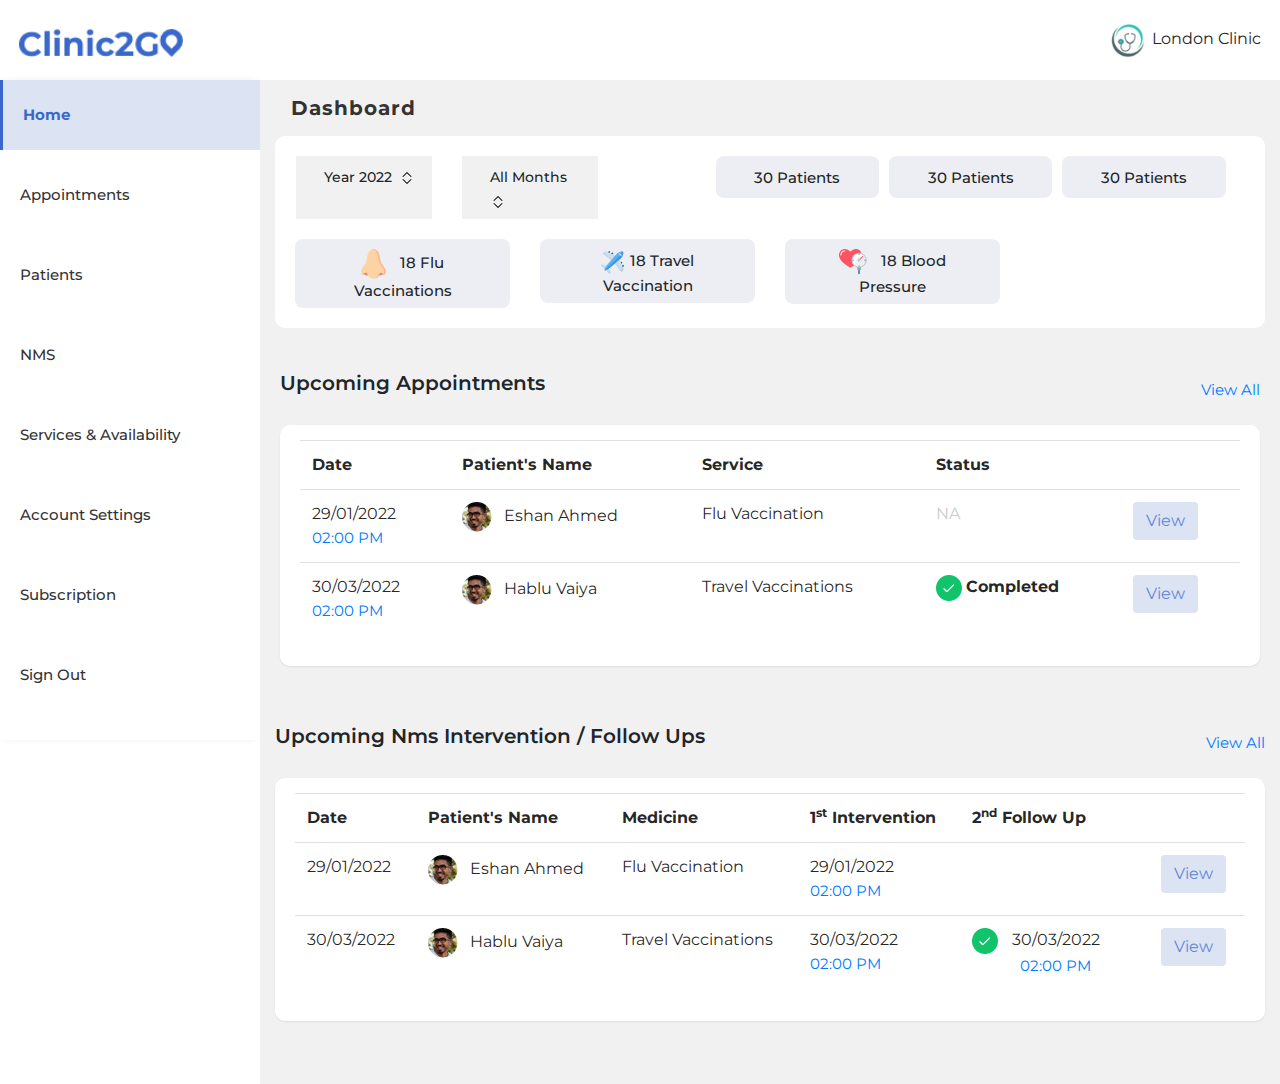
<file: index.html>
<!doctype html>
<html lang="en">
  <head>
    <meta charset="utf-8">
    <meta name="viewport" content="width=device-width, initial-scale=1, shrink-to-fit=no">
	  <meta name="viewport" content="width=device-width, initial-scale=1, minimum-scale=1, maximum-scale=1">
        <title>Clinic Dashboard
		</title>
        <link rel="stylesheet" href="css/bootstrap.min.css">
        <link rel="stylesheet" href="css/custom.css">
        <link rel="preconnect" href="https://fonts.googleapis.com">
        <link rel="preconnect" href="https://fonts.gstatic.com" crossorigin>
        <link href="https://fonts.googleapis.com/css2?family=Montserrat:ital,wght@0,100;0,200;0,300;0,400;0,500;0,600;0,700;0,800;0,900;1,100;1,200;1,300;1,400;1,500;1,600;1,700;1,800;1,900&family=Nunito+Sans:ital,wght@0,200;0,300;0,400;0,600;0,700;0,800;0,900;1,200;1,300;1,400;1,600;1,700;1,800;1,900&family=Nuosu+SIL&family=Red+Hat+Display:ital,wght@0,300;0,400;0,500;0,600;0,700;0,800;0,900;1,300;1,400;1,500;1,600;1,700;1,800;1,900&display=swap" rel="stylesheet">
  </head>
  <body>




<div class="wrapper">

<div class="body-overlay"></div>

<div class=" LogoArea ">
    <div class="Logo">
        <img src="img/logo.png" alt="">
    </div>
    <div class="Profile ml-auto">
        <img src="img/Mask Group 296.png" alt=""> <span class="SmallDeviceNone">london clinic</span>
    </div>
</div>
        <!-- Sidebar  -->
        <nav id="sidebar">
            <ul class="list-unstyled components">
			<li  class="active">
                    <a href="#" class="dashboard"><span>Home</span></a>
              </li>

              <li class="">
                <a href="pages/Appointments.html">Appointments</a>
              </li>

              <li class="">
                <a href="pages/Patients.html">Patients</a>
              </li>
              <li class="">
                <a href="#">NMS</a>
              </li>
              <li class="">
                <a href="#">Services & Availability</a>
              </li>
              <li class="">
                <a href="#">Account Settings</a>
              </li>

              <li class="">
                <a href="#">Subscription</a>
              </li>

              <li class="">
                <a href="#">Sign Out</a>
              </li>
            </ul>
        </nav>



        <!-- Page Content  -->
        <div id="content">

		<div class="top-navbar">
            <nav class="navbar navbar-expand-lg">
                <div class="container-fluid">

					<a class="navbar-brand" href="#"> Dashboard </a>

                    <button class="d-inline-block d-lg-none ml-auto more-button" type="button" data-toggle="collapse"
					data-target="#navbarSupportedContent" aria-controls="navbarSupportedContent" aria-expanded="false" aria-label="Toggle navigation">
                      <img src="img/menu-button-wide.svg" alt="">
                    </button>

                    <div class="collapse navbar-collapse d-lg-block d-xl-block d-sm-none d-md-none d-none" id="navbarSupportedContent">

                        </ul>
                    </div>
                </div>
            </nav>

          <div class="container">
            <div class="box">
                <div class="row">
                    <div class="col-md-4">
                       <div class="row gap-1">
                        <div class="UnderBox col-md-5 ml-3">
                            <div >
                             <p class="YearP"><span class="Years">Year 2022</span> <img src="img/chevron-expand.svg" alt=""></p>
                            </div>
                            </div>

                            <div class="col-1"></div>
                            <div class="UnderBox col-md-5 SmallUnderBox">
                                <div>
                                <p class="YearP"><span class="Years">All Months</span> <img src="img/chevron-expand.svg" alt=""></p>
                                </div>
                           </div>
                       </div>
                    </div>

                    <div class="col-md-8">
                        <div class="row gap-1">
                            <div class="col-md-2"></div>
                            <div class="UnderBox1 col-md-3">
                                <p>30 patients</p>
                            </div>

                             <div class="UnderBox1 col-md-3">
                                <p>30 patients</p>

                            </div>
                            <div class="UnderBox1 col-md-3">
                                <p>30 patients</p>

                            </div>
                        </div>
                     </div>
                </div>

                <div class="row">
                    <div class="col-md-3">
                        <div class="UnderBox2">
                            <p><img src="img/002-nose.png" alt=""><span class="Margin"> 18 flu vaccinations</span></p>

                        </div>
                    </div>
                    <div class="col-md-3">
                        <div class="UnderBox2">
                            <p><img src="img/003-plane.png" alt=""><span class="Margin1"> 18 travel vaccination</span></p>

                        </div>
                    </div>
                    <div class="col-md-3">
                        <div class="UnderBox2">
                            <p><img src="img/Page-1.png" alt=""><span class="Margin"> 18 blood pressure   </span></p>

                        </div>
                    </div>
                 </div>
            </div>
          </div>

	    </div>

		<div class="container Boxarea">
           <div class="d-flex">
            <h4 class="card-title">upcoming appointments</h4>
            <p class="ml-auto text-primary viewAll">View All</p>
           </div>
            <div class="row ">
                <div class="col-lg-12 col-md-12">
                    <div class="card">


                        <div class="card-content table-responsive">
                            <table class="table table-hover">
                                <thead class="">
                                    <tr>
                                    <th>Date</th>

                                    <th>patient's name</th>
                                    <th>service</th>
                                    <th>status </th>
                                    <th></th>
                                </tr></thead>
                                <tbody>
                                    <tr>
                                        <td>29/01/2022 <p class="text-primary Ptag">02:00 PM</p></td>
                                        <td><img src="img/Mask Group 47.png" alt="" class="mr-2"> Eshan Ahmed</td>
                                        <td>flu vaccination</td>
                                        <td class="DeColor">NA</td>

                                        <td><button class="btn ViewButton">View</button></td>
                                    </tr>
                                    <tr>
                                        <td>30/03/2022<p class="text-primary Ptag">02:00 PM</p></td>
                                        <td><img src="img/Mask Group 47.png" alt="" class="mr-2"> Hablu Vaiya</td>
                                        <td> travel vaccinations</td>
                                        <td><img src="img/Group 19109.png" alt=""> <span class="Bold">Completed</span></td>

                                        <td><button class="btn ViewButton">View</button></td>
                                    </tr>

                                </tbody>
                            </table>
                        </div>
                    </div>
                </div>
            </div>
        </div>


    <!-- last Area Start -->
        <div class="container mb-5">
            <div class="d-flex">
                <h4 class="card-title">upcoming nms intervention / Follow ups</h4>
                <p class="ml-auto text-primary viewAll">View All</p>
               </div>
               <div class="row ">
                <div class="col-lg-12 col-md-12">
                    <div class="card">


                        <div class="card-content table-responsive">
                            <table class="table table-hover">
                                <thead class="">
                                    <tr>
                                    <th>Date</th>
                                    <th>patient's name</th>
                                    <th>medicine </th>
                                    <th><span>1<sup>st</sup></span> intervention  </th>
                                    <th><span>2<sup>nd</sup></span> Follow Up  </th>
                                  <th></th>
                                  <th></th>
                                </tr></thead>
                                <tbody>
                                    <tr>
                                        <td>29/01/2022</td>
                                        <td><img src="img/Mask Group 47.png" alt="" class="mr-2"> Eshan Ahmed</td>
                                        <td>flu vaccination</td>
                                        <td>29/01/2022 <p class="text-primary Ptag">02:00 PM</p></td>
                                        <td class="DeColor"></td>
                                        <td></td>
                                        <td><button class="btn ViewButton">View</button></td>
                                    </tr>
                                    <tr>
                                        <td>30/03/2022</td>
                                        <td><img src="img/Mask Group 47.png" alt="" class="mr-2"> Hablu Vaiya</td>
                                        <td> travel vaccinations</td>
                                        <td>30/03/2022<p class="text-primary Ptag">02:00 PM</p></td>


                                        <td>
                                            <img class="marginR" src="img/Group 19109.png" alt="">
                                            30/03/2022<p class="text-primary Ptag ml-5">02:00 PM</p>
                                        </td>

                                        <td>

                                        </td>


                                        <td><button class="btn ViewButton">View</button></td>
                                    </tr>

                                </tbody>
                            </table>
                        </div>
                    </div>
                </div>
            </div>
        </div>
    <!-- last end Start -->
			</div>
        </div>
    </div>


    <!-- jQuery first, then Popper.js, then Bootstrap JS -->
   <script src="js/jquery-3.3.1.slim.min.js"></script>
   <script src="js/popper.min.js"></script>
   <script src="js/bootstrap.min.js"></script>
   <script src="js/jquery-3.3.1.min.js"></script>


  <script type="text/javascript">
  $(document).ready(function () {
            $('#sidebarCollapse').on('click', function () {
                $('#sidebar').toggleClass('active');
				$('#content').toggleClass('active');
            });

			 $('.more-button,.body-overlay').on('click', function () {
                $('#sidebar,.body-overlay').toggleClass('show-nav');
            });

        });





</script>





  </body>

  </html>
</file>
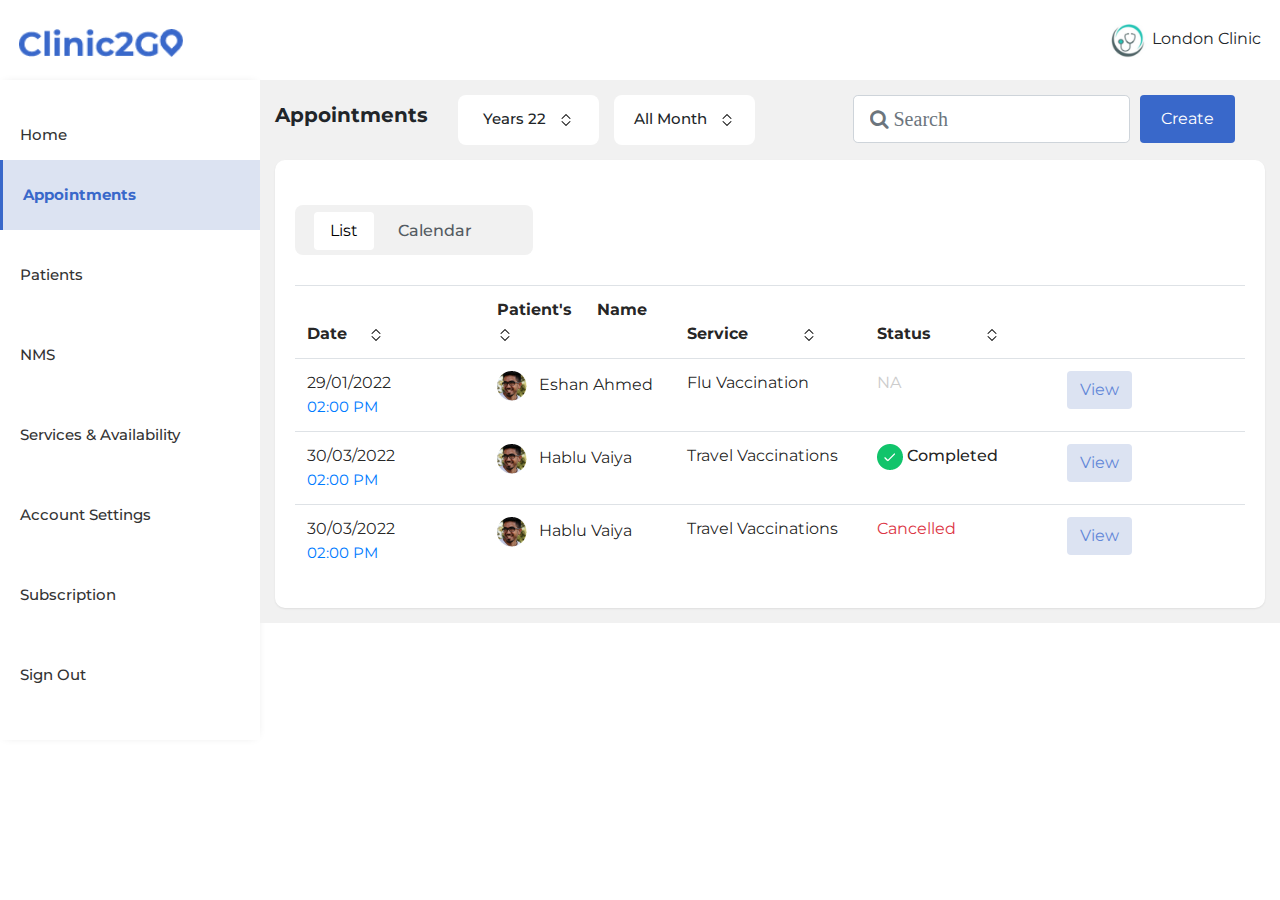
<file: pages/Appointments.html>
<!doctype html>
<html lang="en">
  <head>
    <meta charset="utf-8">
    <meta name="viewport" content="width=device-width, initial-scale=1, shrink-to-fit=no">
	  <meta name="viewport" content="width=device-width, initial-scale=1, minimum-scale=1, maximum-scale=1">
        <title>Appointments
		</title>
        <link rel="stylesheet" href="../css/bootstrap.min.css">
        <link rel="stylesheet" href="../css/Appointments.css">
        <link rel="preconnect" href="https://fonts.googleapis.com">
        <link rel="preconnect" href="https://fonts.gstatic.com" crossorigin>
        <link href="https://fonts.googleapis.com/css2?family=Montserrat:ital,wght@0,100;0,200;0,300;0,400;0,500;0,600;0,700;0,800;0,900;1,100;1,200;1,300;1,400;1,500;1,600;1,700;1,800;1,900&family=Nunito+Sans:ital,wght@0,200;0,300;0,400;0,600;0,700;0,800;0,900;1,200;1,300;1,400;1,600;1,700;1,800;1,900&family=Nuosu+SIL&family=Red+Hat+Display:ital,wght@0,300;0,400;0,500;0,600;0,700;0,800;0,900;1,300;1,400;1,500;1,600;1,700;1,800;1,900&display=swap" rel="stylesheet">
        <link href="https://cdnjs.cloudflare.com/ajax/libs/font-awesome/4.7.0/css/font-awesome.min.css" rel="stylesheet"/>
    </head>
  <body>

<div class="wrapper">

<div class="body-overlay"></div>

<div class=" LogoArea ">
    <div class="Logo">
        <img src="../img/logo.png" alt="">
    </div>
    <div class="Profile ml-auto">
        <img src="../img/Mask Group 296.png" alt=""> <span class="SmallDeviceNone">london clinic</span>

        <button class="d-inline-block d-lg-none ml-auto more-button btn" type="button" data-toggle="collapse" data-target="#navbarSupportedContent" >
          <img src="../img/menu-button-wide.svg" alt="">
        </button>

    </div>
</div>

        <!-- Sidebar  -->
        <nav id="sidebar">
            <ul class="list-unstyled components">
			<li  >
                    <a href="../index.html" class="dashboard"><span>Home</span></a>
              </li>

              <li class="active">
                <a href="#">Appointments</a>
              </li>

              <li class="">
                <a href="Patients.html">Patients</a>
              </li>
              <li class="">
                <a href="#">NMS</a>
              </li>
              <li class="">
                <a href="#">Services & Availability</a>
              </li>
              <li class="">
                <a href="#">Account Settings</a>
              </li>

              <li class="">
                <a href="#">Subscription</a>
              </li>

              <li class="">
                <a href="#">Sign Out</a>
              </li>
            </ul>
        </nav>

        <div id="content">




            <div class="row container AppointmentHeader">
                <div class="col-md-6">
                    <div class="row ">
                        <div class="col">
                            <h3 class="AppointMentH3">Appointments</h3>
                        </div>
                        <div class="col AppBox">
                            <p><span >years 22</span> <img src="../img/chevron-expand.svg" alt=""></p>
                        </div>
                        <div class="col AppBox">
                            <p><span>All Month</span> <img src="../img/chevron-expand.svg" alt=""></p>
                        </div>
                    </div>
                </div>
                <div class="col-md-1"></div>
                <div class="col-md-5">
                   <div class="d-flex MarginTop">

                    <input type="text" class="form-control form-control-lg empty"  placeholder="&#xF002; Search" id="iconified">

                    <button class="btn CreateButton" data-toggle="modal" data-target=".ModalArea" >Create</button>
                   </div>
                </div>
            </div>


<!-- Create popUp Message -->

<div class="modal fade ModalArea" tabindex="-1" role="dialog">
  <div class="modal-dialog modal-lg modal-dialog-centered" id="ModalPadding">
    <div class="modal-content">
        <div class="icon-button">
            <span class="icon-button__badge" data-dismiss="modal">&times;</span>
         <div class="container table-responsive">
            <table class="table table-hover">
                <h3 class="AppointmentsH3">Appointments on 29/01/2022</h3>
                <thead class="">
                    <tr>

                    <th> <span class="mr-3">patient's name</span>
                    </th>

                    <th><span class="mr-5">service</span>

                    </th>

                    <th> <span class="mr-5">Time</span>
                        <th> <span class="mr-5">status</span>

                    <th></th>
                </tr></thead>
                <tbody>
                    <tr>

                        <td><img src="../img/Mask Group 47.png" alt="" class="mr-2"> Eshan Ahmed</td>
                        <td>flu vaccination</td>
                        <td>01:00 AM</td>
                        <td class="DeColor">NA</td>

                        <td><button class="btn ViewButton">View</button></td>
                    </tr>
                    <tr>

                        <td><img src="../img/Mask Group 47.png" alt="" class="mr-2"> Hablu Vaiya</td>
                        <td> travel vaccinations</td>
                        <td>01:00 AM</td>

                        <td><img src="../img/Group 19109.png" alt=""> <span class="Bold">Completed</span></td>

                        <td><button class="btn ViewButton">View</button></td>
                    </tr>
                    <tr>

                        <td> <img class="mr-2" src="../img/Mask Group 47.png" alt=""> <span > Hablu Vaiya</span></td>
                         <td> travel vaccinations</td>
                        <td>01:00 AM</td>
                        <td><span class="text-danger">Cancelled </span></td>

                        <td><button class="btn ViewButton">View</button></td>
                    </tr>
                </tbody>
            </table>
         </div>


       </div>
    </div>
  </div>
</div>


<!-- Create popup message end  -->


<!-- list 7 Calander area changing -->

        <div class="container b-tab active" id="orange" >
            <div class="row ">
                <div class="col-lg-12 col-md-12">
                    <div class="card">
                        <div class="card-content table-responsive">
                            <div id="upcomingList">

                                <button href="#orange" data-tab="orange" class="listBtn1 btn b-nav-tab active" >List</button>
                                <button href="#green" data-tab="green" class="listBtn btn b-nav-tab" class=" ">Calendar</button>

                               </div>
                            <table class="table table-hover">
                                <thead class="">
                                    <tr>
                                    <th><span class="mr-3">Date</span> <img src="../img/chevron-expand.svg" alt=""></th>

                                    <th> <span class="mr-3">patient's name</span> <img src="../img/chevron-expand.svg" alt="">
                                    </th>

                                    <th><span class="mr-5">service</span>
                                        <img src="../img/chevron-expand.svg" alt="">
                                    </th>

                                    <th> <span class="mr-5">status</span>
                                        <img src="../img/chevron-expand.svg" alt=""></th>
                                    <th></th>
                                </tr></thead>
                                <tbody>
                                    <tr>
                                        <td>29/01/2022 <p class="text-primary Ptag">02:00 PM</p></td>
                                        <td><img src="../img/Mask Group 47.png" alt="" class="mr-2"> Eshan Ahmed</td>
                                        <td>flu vaccination</td>
                                        <td class="DeColor">NA</td>

                                        <td><button class="btn ViewButton">View</button></td>
                                    </tr>
                                    <tr>
                                        <td>30/03/2022<p class="text-primary Ptag">02:00 PM</p></td>
                                        <td><img src="../img/Mask Group 47.png" alt="" class="mr-2"> Hablu Vaiya</td>
                                        <td> travel vaccinations</td>
                                        <td><img src="../img/Group 19109.png" alt=""> <span class="Bold">Completed</span></td>

                                        <td><button class="btn ViewButton">View</button></td>
                                    </tr>
                                    <tr>
                                        <td>30/03/2022<p class="text-primary Ptag">02:00 PM</p></td>
                                        <td><img src="../img/Mask Group 47.png" alt="" class="mr-2"> Hablu Vaiya</td>
                                        <td> travel vaccinations</td>

                                        <td><span class="text-danger">Cancelled </span></td>

                                        <td><button class="btn ViewButton">View</button></td>
                                    </tr>
                                </tbody>
                            </table>

                        </div>
                    </div>
                </div>
            </div>
        </div>



    <div  id="Calander">
        <div class="container b-tab" id="green">
            <div class="row ">
                <div class="col-lg-12 col-md-12">
                    <div class="card">
                        <div class="card-content table-responsive">
                            <div class="DisplayFlex">
                                <div id="upcomingList1">

                                    <button href="#orange" data-tab="orange" class="listBtn btn b-nav-tab active" id="marginLeft">List</button>

                                    <button href="#green" data-tab="green" class="listBtn1 btn b-nav-tab" id="PaddingDown">Calendar</button>

                                </div>
                                <div class="Month">March 2022</div>

                                <div class="UpcomingButton">
                                    <button class="btn Prev" >Prev</button>
                                    <button class="btn">Next</button>
                                </div>

                            </div>

                            <table class="table table-bordered">
                                <thead class="">
                                    <tr>
                                    <th>Sun</th>

                                    <th>
                                        Mon
                                    </th>

                                    <th>Tue </th>
                                    <th>wed </th>

                                    <th>  Thu</th>
                                    <th> Fri</th>
                                    <th> Sat</th>
                                </tr></thead>
                                <tbody>
                                    <tr>
                                        <td> <div class="StartDate">30</div></td>
                                        <td> <div class="StartDate">31</div></td>
                                        <td> <div class="Date">1</div></td>
                                        <td> <div class="Date">2</div></td>
                                        <td> <div class="Date">3</div></td>
                                        <td>
                                          <span class="PatientsDate d-flex">
                                               <div class="mt-1"> 5 Patients </div>
                                            <div class="PatientsDateMark">4</div>
                                        </span>
                                    </td>

                                    <td> <div class="Date">5</div></td>

                                    </tr>
                                    <tr>
                                        <td>
                                            <span class="PatientsDate d-flex">
                                                 <div class="mt-1"> 2 Patients </div>
                                              <div class="PatientsDateMark">6</div>
                                          </span>
                                      </td>

                                      <td> <div class="Date">7</div></td>
                                      <td> <div class="Date">8</div></td>
                                      <td> <div class="Date">9</div></td>
                                      <td> <div class="Date">10</div></td>
                                      <td> <div class="Date">11</div></td>
                                      <td> <div class="Date">12</div></td>

                                    </tr>
                                    <tr>

                                      <td> <div class="Date">13</div></td>
                                      <td> <div class="Date">14</div></td>
                                      <td>

                                       <span class="PatientsDate d-flex">
                                            <div class="DownMargin"> 1 Patients </div>
                                          <div class="PatientsDateMark">15</div>
                                      </span>

                                       <div class="text-danger CancelledDiv">2 Cancelled</div>

                                     </td>
                                      <td> <div class="Date">16</div></td>
                                      <td> <div class="Date">17</div></td>
                                      <td> <div class="Date">18</div></td>
                                      <td> <div class="Date">19</div></td>
                                    </tr>
                                    <tr>

                                        <td> <div class="Date">20</div></td>
                                        <td> <div class="Date">21</div></td>
                                        <td> <div class="Date">22</div></td>
                                        <td> <div class="Date">23</div></td>
                                        <td> <div class="Date">24</div></td>
                                        <td> <div class="Date">25</div></td>
                                        <td> <div class="Date">26</div></td>
                                      </tr>
                                      <tr>

                                        <td> <div class="Date">27</div></td>
                                        <td> <div class="Date">28</div></td>
                                        <td> <div class="Date">29</div></td>
                                        <td> <div class="Date">30</div></td>
                                        <td> <div class="Date">31</div></td>
                                        <td> <div class="StartDate">1</div></td>
                                        <td> <div class="StartDate">02</div></td>
                                      </tr>
                                </tbody>
                            </table>

                        </div>
                    </div>
                </div>
            </div>
        </div>
    </div>

</div>
<!-- Appointments -->

 </div>
 </div>
</div>
<!-- Appointments list area end -->

    <!-- jQuery first, then Popper.js, then Bootstrap JS -->
   <script src="../js/jquery-3.3.1.slim.min.js"></script>
   <script src="../js/popper.min.js"></script>
   <script src="../js/bootstrap.min.js"></script>
   <script src="../js/jquery-3.3.1.min.js"></script>


<script type="text/javascript">

$(document).ready(function () {
            $('#sidebarCollapse').on('click', function () {
                $('#sidebar').toggleClass('active');
				$('#content').toggleClass('active');
            });

			 $('.more-button,.body-overlay').on('click', function () {
                $('#sidebar,.body-overlay').toggleClass('show-nav');
            });

        });


var tab;
var tabContent;


window.onload=function() {
    tabContent=document.getElementsByClassName('tabContent');
    tab=document.getElementsByClassName('tab');
    hideTabsContent(1);
}

document.getElementById('tabs').onclick= function (event) {
    var target=event.target;
    if (target.className=='tab') {
       for (var i=0; i<tab.length; i++) {
           if (target == tab[i]) {
               showTabsContent(i);
               break;
           }
       }
    }
}

function hideTabsContent(a) {
    for (var i=a; i<tabContent.length; i++) {
        tabContent[i].classList.remove('show');
        tabContent[i].classList.add("hide");
        tab[i].classList.remove('whiteborder');
    }
}

function showTabsContent(b){
    if (tabContent[b].classList.contains('hide')) {
        hideTabsContent(0);
        tab[b].classList.add('whiteborder');
        tabContent[b].classList.remove('hide');
        tabContent[b].classList.add('show');
    }
}

</script>

<script src="../js/tabs.js"></script>
  </body>

  </html>
</file>
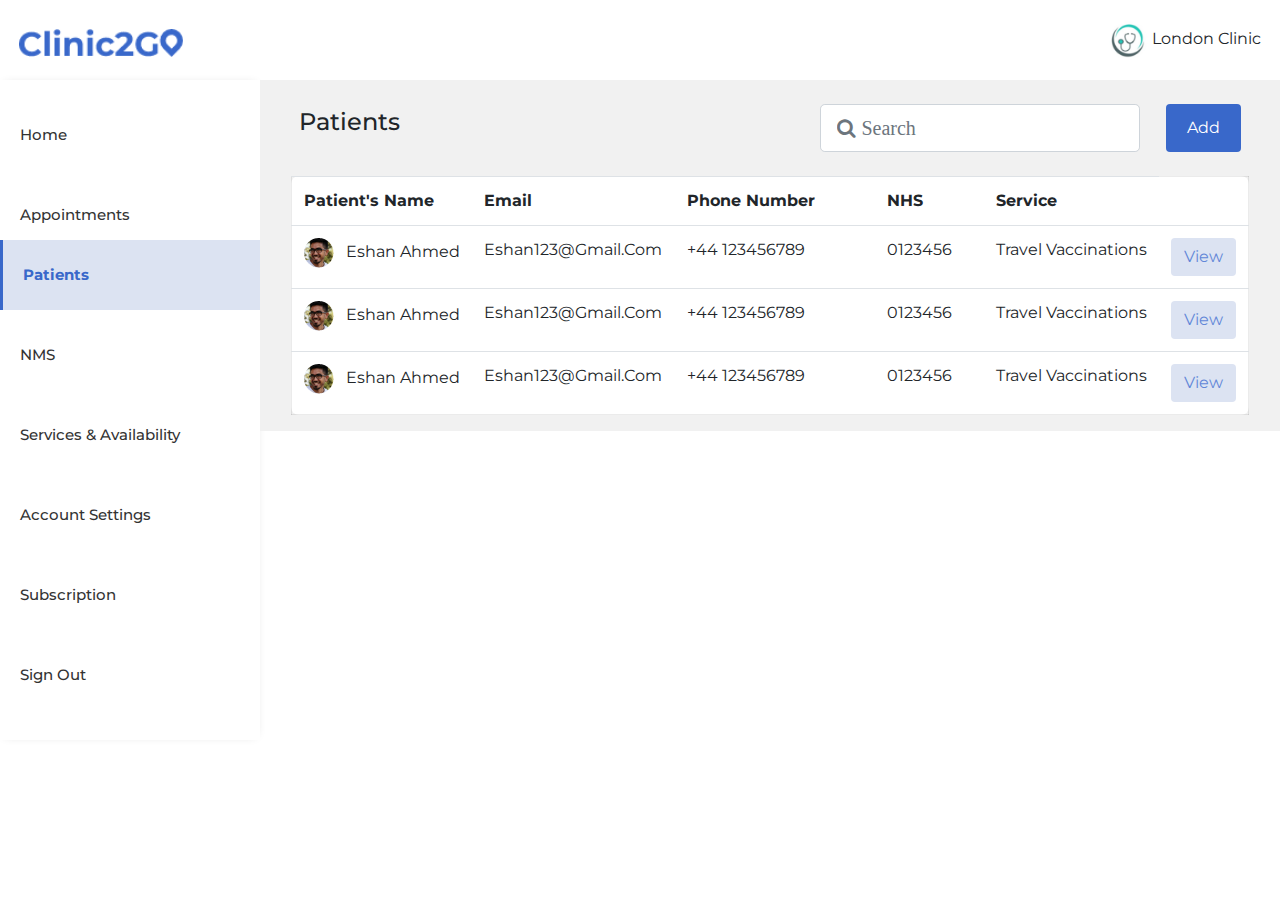
<file: pages/Patients.html>
<!doctype html>
<html lang="en">
  <head>
    <meta charset="utf-8">
    <meta name="viewport" content="width=device-width, initial-scale=1, shrink-to-fit=no">
	  <meta name="viewport" content="width=device-width, initial-scale=1, minimum-scale=1, maximum-scale=1">
        <title>Patients</title>
        <link rel="stylesheet" href="../css/bootstrap.min.css">
        <link rel="stylesheet" href="../css/Patients.css">
        <link rel="preconnect" href="https://fonts.googleapis.com">
        <link rel="preconnect" href="https://fonts.gstatic.com" crossorigin>
        <link href="https://fonts.googleapis.com/css2?family=Montserrat:ital,wght@0,100;0,200;0,300;0,400;0,500;0,600;0,700;0,800;0,900;1,100;1,200;1,300;1,400;1,500;1,600;1,700;1,800;1,900&family=Nunito+Sans:ital,wght@0,200;0,300;0,400;0,600;0,700;0,800;0,900;1,200;1,300;1,400;1,600;1,700;1,800;1,900&family=Nuosu+SIL&family=Red+Hat+Display:ital,wght@0,300;0,400;0,500;0,600;0,700;0,800;0,900;1,300;1,400;1,500;1,600;1,700;1,800;1,900&display=swap" rel="stylesheet">
        <link href="https://cdnjs.cloudflare.com/ajax/libs/font-awesome/4.7.0/css/font-awesome.min.css" rel="stylesheet"/>
    </head>
  <body>

<div class="wrapper">

<div class="body-overlay"></div>

<div class=" LogoArea ">
    <div class="Logo">
        <img src="../img/logo.png" alt="">
    </div>
    <div class="Profile ml-auto">
        <img src="../img/Mask Group 296.png" alt=""> <span class="SmallDeviceNone">london clinic</span>

        <button class="d-inline-block d-lg-none ml-auto more-button btn" type="button" data-toggle="collapse" data-target="#navbarSupportedContent" >
          <img src="../img/menu-button-wide.svg" alt="">
        </button>

    </div>
</div>

        <!-- Sidebar  -->
        <nav id="sidebar">
            <ul class="list-unstyled components">
			<li  >
                    <a href="../index.html" class="dashboard"><span>Home</span></a>
              </li>

              <li class="">
                <a href="Appointments.html">Appointments</a>
              </li>

              <li class="active">
                <a href="#">Patients</a>
              </li>
              <li class="">
                <a href="#">NMS</a>
              </li>
              <li class="">
                <a href="#">Services & Availability</a>
              </li>
              <li class="">
                <a href="#">Account Settings</a>
              </li>

              <li class="">
                <a href="#">Subscription</a>
              </li>

              <li class="">
                <a href="#">Sign Out</a>
              </li>
            </ul>
        </nav>

        <div id="content">
<!--Side Bar Ends-->

<!--Form Table-->
<div class="d-flex table-head" id="">
  <div class="p-2 flex-grow-1"><h4 class="Bold">Patients</h4></div>
  <div class="p-2">
    <input type="text" class="table-inp form-control form-control-lg empty"  placeholder="&#xF002; Search" id="iconified">
  </div>
  <div class="p-2">
    <button class="btn CreateButton">Add</button>
  </div>
</div>
<table class="table table-hover">
  <thead class="">
      <tr>

      <th> <span class="mr-3">patient's name</span>
      </th>

      <th><span class="mr-5">email</span>

      </th>

      <th> <span class="mr-5">phone number</span>
          <th> <span class="mr-5">NHS</span>
            <th> <span class="mr-5">service</span>

  </tr></thead>
  <tbody>
      <tr>

          <td><img src="../img/Mask Group 47.png" alt="" class="mr-2"> Eshan Ahmed</td>
          <td>eshan123@gmail.com</td>
          <td>+44 123456789</td>
          <td>0123456</td>
          <td>travel vaccinations</td>

          <td><button class="btn ViewButton">View</button></td>
      </tr>
      <tr>

        <td><img src="../img/Mask Group 47.png" alt="" class="mr-2"> Eshan Ahmed</td>
        <td>eshan123@gmail.com</td>
        <td>+44 123456789</td>
        <td>0123456</td>
        <td>travel vaccinations</td>

        <td><button class="btn ViewButton">View</button></td>
    </tr>
    <tr>

      <td><img src="../img/Mask Group 47.png" alt="" class="mr-2"> Eshan Ahmed</td>
      <td>eshan123@gmail.com</td>
      <td>+44 123456789</td>
      <td>0123456</td>
      <td>travel vaccinations</td>

      <td><button class="btn ViewButton">View</button></td>
  </tr>
  </tbody>
</table>
</div>
<!--Form Table-->

<!--Paitent Form Started.-->
<!-- <h5 class="Bold same">Add a New Patient</h5>
<div class="patient-div">
  <form class="pt-form row g-3 pl-4">
    <div class="col-md-4">
      <label for="validationDefault01" class="form-label h6 Bold">Patient's Name</label>
      <input type="text" class="form-control" id="validationDefault01" placeholder="Full Name" required>
    </div>
    <div class="col-md-4">
      <label for="validationDefault02" class="form-label h6 Bold">Email</label>
      <input type="email" class="form-control" id="validationDefault02" placeholder="Enter Your Mail" required>
    </div>
    <div class="col-md-4">
      <label for="validationDefaultUsername" class="form-label h6 Bold">Phone Number</label>
      <div class="input-group">
        <input type="number" class="form-control" id="validationDefaultUsername"  aria-describedby="inputGroupPrepend2" placeholder="+44 0123456789" required>
      </div>
    </div>
    <div class="col-md-4">
      <label for="validationDefault04" class="form-label h6 Bold">Gender</label>
      <select class="form-control pt-select" id="validationDefault04" required>
        <option selected disabled value="Choose">Choose</option>
        <option>Male</option>
        <option>Female</option>
      </select>
    </div>
    <div class="col-md-4">
      <label for="validationDefault02" class="form-label h6 Bold">DOB</label>
      <input type="date" class="form-control" id="validationDefault02" placeholder="01/01/1990" required>
    </div>
    <div class="col-md-4">
      <label for="validationDefaultUsername" class="form-label h6 Bold">NHS</label>
      <div class="input-group">
        <input type="number" class="form-control" id="validationDefaultUsername"  aria-describedby="inputGroupPrepend2" placeholder="0123456" required>
      </div>
    </div>


    <div class="col-md-8">
      <label for="validationDefault03" class="form-label h6 Bold">Address</label>
      <input type="text" class="form-control" id="validationDefault03" placeholder="Enter Address" required>
    </div>
  </form>
</div>
  <div class="col-12 same">
    <button class="btn btn-primary pt-btn" type="submit">Save</button>
  </div> -->

  <!--Patient Form Ends-->


    <!-- jQuery first, then Popper.js, then Bootstrap JS -->
   <script src="../js/jquery-3.3.1.slim.min.js"></script>
   <script src="../js/popper.min.js"></script>
   <script src="../js/bootstrap.min.js"></script>
   <script src="../js/jquery-3.3.1.min.js"></script>


<script type="text/javascript">

$(document).ready(function () {
            $('#sidebarCollapse').on('click', function () {
                $('#sidebar').toggleClass('active');
				$('#content').toggleClass('active');
            });

			 $('.more-button,.body-overlay').on('click', function () {
                $('#sidebar,.body-overlay').toggleClass('show-nav');
            });

        });


var tab;
var tabContent;


window.onload=function() {
    tabContent=document.getElementsByClassName('tabContent');
    tab=document.getElementsByClassName('tab');
    hideTabsContent(1);
}

document.getElementById('tabs').onclick= function (event) {
    var target=event.target;
    if (target.className=='tab') {
       for (var i=0; i<tab.length; i++) {
           if (target == tab[i]) {
               showTabsContent(i);
               break;
           }
       }
    }
}

function hideTabsContent(a) {
    for (var i=a; i<tabContent.length; i++) {
        tabContent[i].classList.remove('show');
        tabContent[i].classList.add("hide");
        tab[i].classList.remove('whiteborder');
    }
}

function showTabsContent(b){
    if (tabContent[b].classList.contains('hide')) {
        hideTabsContent(0);
        tab[b].classList.add('whiteborder');
        tabContent[b].classList.remove('hide');
        tabContent[b].classList.add('show');
    }
}

</script>

<script src="../js/tabs.js"></script>
  </body>

  </html>
</file>
<file: css/custom.css>
@import url('https://fonts.googleapis.com/css?family=Nova+Slim&display=swap');

* {
    font-family: 'Montserrat', sans-serif;
	 margin:0px;
     padding:0px;

    
}
body{
    overflow-x: hidden !important;
    text-transform: capitalize;
}

h1, h2, h3, h4, h5, h6, .h1, .h2, .h3, .h4 {
    font-weight: 400;
    line-height: 1.5em;
}


p {
	font-size: 15px;
	margin: 12px 0 0;
	line-height: 24px;
}



a{
	color: #333;
	font-weight: 400;
}

button:focus{
	box-shadow:none;
	outline:none;
	border:none;
}

button{
	cursor:pointer;
}

ul, ol {
	padding: 0;
	margin:0px;
		list-style: none;
}



a,
a:hover,
a:focus {
    color: #333;
    text-decoration: none;
    transition: all 0.3s;
}


#sidebar {
    margin-top: 0px !important ;
    z-index:11;
    width: 260px;
	transition:all 0.3s ;
    background: #FFFFFF;
    box-shadow: 0 5px 0px -7px rgb(0 0 0 / 42%), 0 0px 0px 0px rgb(0 0 0 / 0%), 0 0px 10px -5px rgb(0 0 0 / 20%);
    overflow-x: hidden;

}


#sidebar::-webkit-scrollbar{
	width:5px;
	border-radius:10px;
	background-color:#eee;
	display:none;
}
#sidebar::-webkit-scrollbar-thumbs{
	width:5px;
	border-radius:10px;
	background-color:#333;
	display:none;
}


#sidebar:hover::-webkit-scrollbar{
	display:block;
}
#sidebar:hover::-webkit-scrollbar-thumbs{
	display:block;
}

#sidebar .sidebar-header {
    padding:20px;
	background-color:#ffffff;
	border-bottom:1px solid #eee;
}

.sidebar-header h3{
	color:#333;
	font-size:17px;
	margin:0px;
	text-transform:uppercase;
	transition:all 0.5s ease;
	font-weight:600;
}

.sidebar-header h3 img{
	width:45px;
	margin-right:10px;
}


#sidebar ul li.active>a{
    color: #3968CA;
    font-weight: 700;
    background-color: #dce3f2;
    border-left: 3px solid #3968CA;
    margin-top: -20px;
}

#sidebar ul li a:hover{
    color: #3968CA;
    background-color:#dce3f2;

}

.dropdown-toggle::after {
    position: absolute;
    right: 10px;
    top: 23px;
}

#sidebar ul li.drodown{
	position:sticky;
}


#sidebar ul.components {    
    padding: 20px 0;
}

#sidebar ul li a {
    padding: 20px;
	line-height: 30px;
    font-size: 15px;
	position:relative;
    font-weight: 500;
    display: block;
    margin-bottom: 10px;
 
}

#sidebar ul li a span{
	text-transform:capitalize;
	display:inline-block;
}

#sidebar ul li a i {
    position: relative;
    margin-right: 10px;
    top: 5px;
	color: #555555;
    margin-left: 10px;
}





/* ---------------------------------------------------
   sidebar end
----------------------------------------------------- */




/*=======================================================
   main-content navbar-design start
   ===============================================*/

@media all and (max-width:1400px){
    #content {
        margin-top: -660px;
        transition: all 0.3s;
        background-color:rgb(241, 241, 241) !important;
    }
}
@media all and (max-width:992px){
    #content {
        margin-top: 0px;
        transition: all 0.3s;
        background-color:rgb(241, 241, 241) !important;
    }
    .SmallDeviceNone {
        display: none;
    }
   
}
@media all and (max-width:1127px){
    .UnderBox {
        background-color: rgba(241,241,241,241);
        margin-top: 10px;
        display: block;
        
}

}

.top-navbar{
	width:100%;
	z-index:9;
	position:relative;
}


.main-content{
	padding:10px 20px 0px 20px;
	position: relative;
    width: 100%;
}



.navbar{
    background-color: active#d8d8d8;
    color: #FFFFFF;
}

.navbar-brand {
    color: #FFFFFF;
   letter-spacing: 1px;
   font-size: 20px;
}

.navbar button{
	background-color:transparent;
	border:none;
}
.navbar button span{
	color:#fff;
}
.box {
    background-color: #fff;
    padding:20px;
    border-radius: 10px;
}
.UnderBox {
    background-color: rgba(241,241,241,241);
    padding-left: 28px;
    padding-right: 10px;
    padding-top: 4px;
    padding-bottom: 6px;
    width: 50%;
}



#sidebarCollapse{
	border-radius:50%;
	width:45px;
	height:45px;
	text-align:center;
	line-height:45px;
	margin-right:20px;
	border:none;
    color: #FFFFFF;
    background-color: rgba(0, 0, 0, 0.09);
}

#sidebarCollapse span {
    margin: 9px;
    padding: 0px;
}



.navbar-nav > li.active{
   color: #FFFFFF;
   border-radius:4px;
    background-color: rgba(0, 0, 0, 0.08);  
 }

.navbar-nav > li > a {
    color: #FFFFFF;
}


.navbar .notification {
	 position: absolute;
    top: 5px;
    right: 10px;
	display: block;
    font-size: 9px;
    border: 0px;
    font-size: 10px;
    background: #d9534f;
    min-width: 15px;
	 text-align: center;
    padding: 1px 5px;
    height: 15px;
    border-radius: 2px;
    line-height: 14px;
}


 .navbar-nav > li.show .dropdown-menu {
    transform: translate3d(0, 0, 0);
	opacity:1;
	visibility:visible;
}


.dropdown-menu li > a {
    font-size: 13px;
    padding: 10px 20px;
    margin: 0 5px;
    border-radius: 2px;
	font-weight: 400;
    transition: all 150ms linear;
}

.navbar-nav > .active > a:focus {
    color: #FFFFFF;
    background-color: rgba(0, 0, 0, 0.08);
}


.navbar-nav li a {
    position: relative;
    display: block;
    padding: 10px 15px!important;
}

/*=======================================================
   main-content navbar-design end
   ===============================================*/



/*=======================================================
   main-content navbar-design start
   ===============================================*/


/*=======================================================
   main-content inner design like card start
   ===============================================*/


.card {
    margin: 10px 0;
}

.card {
    border-radius: 0px!important;
}

.card {
    display: inline-block;
    position: relative;
	border:none!important;
    width: 100%;
    margin:15px 0;
    box-shadow: 0 1px 2px rgb(0 0 0 / 8%);
    border-radius: 6px;
    color: rgba(0,0,0, 0.87);
    background: #fff;
}

.card-stats .card-header {
    float: left;
    text-align: center;
}

.card .card-header {
    padding: 15px 20px 0;
    z-index: 3;
	background-color:#fff!important;
	border-bottom:none;
}

.card .card-footer .stats .material-icons {
    position: relative;
    top: 4px;
    font-size: 16px;
}

.card-stats .card-header span {
    font-size: 36px;
    line-height: 56px;
    width: 56px;
    height: 56px;
}

.icon.icon-warning {
    color: #ff9800;
}

.icon.icon-rose {
    color: #e91e63;
}
.icon.icon-success {
    color: #4caf50;
}
.icon.icon-info {
    color: #00bcd4;
}
.card .card-footer {
    margin: 0 7px 0px;
    padding-top: 10px;
	background-color:#fff;
    border-top: 1px solid #eeeeee;
}

.text-info {
    color: #03A9F4!important;
}

.card-stats .card-content {
    text-align: right;
    padding-top: 10px;
}

.card .card-content {
    padding: 15px 20px;
    position: relative;
}

.card .card-content .category {
    margin-bottom: 0;
}
.card .category:not([class*="text-"]) {
    color: #555555;
    font-size: 14px;
    font-weight: 400;
}

.card .card-title:not(.card-calendar .card-title) {
    margin-top: 0;
    margin-bottom: 5px;
}
.card-title {
    font-weight: 600;
    margin-top: 20px;
    font-size: 20px;
}
.card {
    border-radius: 10px!important;
}
.card-stats .card-title {
    margin: 0;
}

.card .card-footer .stats {
    line-height: 22px;
    color: #555555;
    font-size: 15px;
}

.card .card-footer div {
    display: inline-block;
}

.card .card-header-text h4{
    margin-top: 0;
    margin-bottom: 3px;
	font-size:19px;
    font-weight: 400;
	color: #222222;
    text-decoration: none;
	
}

.table > thead > tr > th {
    border-bottom-width: 1px;
    font-size: 16px;
    font-weight: 400;
}


.card .card-content {
    padding: 15px 20px;
    position: relative;
}

.streamline .sl-primary {
    border-left-color: #188ae2;
}

.streamline .sl-item {
    position: relative;
    padding-bottom: 12px;
    border-left: 1px solid #ccc;
}



.streamline .sl-item:before {
    content: '';
    position: absolute;
    left: -6px;
    top: 0;
    background-color: #ccc;
    width: 12px;
    height: 12px;
    border-radius: 100%;
}
.streamline .sl-primary:before, .streamline .sl-primary:last-child:after {
    background-color: #188ae2;
}


.streamline .sl-danger:before, .streamline .sl-danger:last-child:after {
    background-color: #ff5b5b;
}

.streamline .sl-success {
    border-left-color: #10c469;
}

.streamline .sl-success:before, .streamline .sl-success:last-child:after {
    background-color: #10c469;
}

.streamline .sl-warning {
    border-left-color: #f9c851;
}

.streamline .sl-warning:before, .streamline .sl-warning:last-child:after {
    background-color: #f9c851;
}



.streamline .sl-danger {
    border-left-color: #ff5b5b;
}
.streamline .sl-item .sl-content {
    margin-left: 24px;
}

.streamline .sl-item .text-muted {
    color: inherit;
    opacity: .6;
	font-size:12px;
}

.streamline .sl-item p {
	font-size:14px;
	color:#333;
}


/*=======================================================
   main-content inner design like card end
   ===============================================*/



/*=============================================
  footer design start
  =========================================*/
 
.footer {
    border-top: 1px solid #e7e7e7;
}

footer {
    padding: 10px 0;
	position:relative;
	width:100%;
}

footer ul li {
    display: inline-block;
}

footer ul li a {
    color: inherit;
    padding: 15px;
    font-weight: 500;
    font-size: 12px;
    text-transform: uppercase;
    border-radius: 3px;
    text-decoration: none;
    position: relative;
    display: block;
}


footer .copyright {
    padding: 15px;
	font-size:14px;
    margin: 0;
}


/*=============================================
  footer design end
  =========================================*/
  


#sidebar.show-nav,.body-overlay.show-nav{
	transform:translatex(0%);
	opacity:1;
	display:block;
	visibility:visible;
	z-index:15;
}





/* ---------------------------------------------------
    MEDIAQUERIES
----------------------------------------------------- */

@media only screen and (min-width:992px){
	#sidebar.active {
    width:80px;
	height:100%!important;
	position:absolute!important;
	overflow:visible!important;
	top:0!important;
	z-index:666;
	float:left!important;
    bottom: 0!important;
}


#sidebar.active .sidebar-header h3 span {
   display:none;
   transition:all 0.5s ease;
}

#sidebar.active ul li a span{
    display:none;
	transition:all 0.5s ease;
}

#sidebar.active .dropdown-toggle::after {
    display:none;
	transition:all 0.5s ease;
}

#content {
    width: calc(100% - 260px);
    position: relative;
    float: right;
    transition: all 0.3s;
    background-color: #EEEEEE;
}  

#content.active {
    width: calc(100% - 80px);
} 

#sidebar.active .menu {
    position: absolute;
    left: 81px;
    background-color: white;
    width: 180px;
    height: auto;
    margin: 5px 0;
    top: 0;
    border: 1px solid #dcd9d9;
    z-index: 4;
}                                                                                                                                                                                                              
}


@media only screen and (min-width:992px){
.dropdown-menu {
    border: 0;
    box-shadow: 0 2px 5px 0 rgb(0 0 0 / 26%);
	transform: translate3d(0, -20px, 0);
    visibility: hidden;
	transition: all 150ms linear;
    display: block;
	min-width:15rem;
	right: 0;
    left: auto;
    opacity: 0;
}
	
}


/*===============small-screen overlay sidebar design media queries==============*/

@media only screen and (max-width:992px){
#sidebar {
    position:fixed;
    top: 0;
    bottom:0;
    z-index: 10;
    width: 260px;
	transform:translatex(-100%);
	transition: all 150ms linear;
	box-shadow:none!important;
}	

}

.navbar-brand {
    color: #333;
    font-weight: 700;
}
.Years {
    margin-right: 3px;
    font-weight: 500;
    font-size: 14px;
}
.LeftHobe{
    margin-left: 10px;
}


.UnderBox1 {
    background-color: #eceef3;
    margin-right: 10px;
    padding:1px 6px 8px;
    text-align: center;
    border-radius: 8px;
    font-size: 17px;
    font-weight: 500;
}


.UnderBox2 {
    background-color: #eceef3;
    padding-top: 1px;
    padding-bottom: 5px;
    padding-right: 20px;
    padding-left: 20px;
    text-align: center;
    border-radius: 8px;
    font-size: 17px;
    font-weight: 500;
    margin-top: 20px;
}

.Margin {
    margin-left: 10px;
    font-size: 15px;
    font-weight: 500 !important;
}
.Margin1 {
    margin-left: 1px;
    font-size: 15px;
    font-weight: 500!important;
}

.TopMargin {
    margin-top: 50px;
}

.Boxarea {
    padding: 20px;
    border-radius: 10px !important;

}

th {
    font-weight: 700 !important;
}

.Ptag {
    font-size: 15px;
    margin: 0px 0 0;
    line-height: 24px;
}

.DeColor {
    color: #ccc;
}

.Bold {
    font-weight: bold;
}
.ViewButton {
    background-color: #dce3f2;
    color: #6287d8;
}
.viewAll {
    font-size: 15px;
    margin-top: 30px;
}

.lastBox {
    font-size: 20px;
    font-weight: 400;
    color: rgb(93, 93, 93);
    font-style: normal;
}
.LogoArea {
    display: flex;
    width: 97%;
    margin: 20px auto;
}
.Logo img {
width: 165px;
margin-bottom: -20px;
}

p {
    cursor: pointer;
}

@media all and (max-width:767px) {
    .UnderBox1 {
        margin-left: 15px !important;
        margin-top: 10px !important;
      }
      .UnderBox {
        background-color: rgba(241,241,241,241);
        padding:5px !important;
        margin-top: 10px;
        display: block;
        text-align: center;
        width: 94%;
      }
      .SmallUnderBox {
        margin-left: 15px !important;
        text-align: center;
      }
}


@media all and (max-width:1127px) {
    .UnderBox1 {
        margin-left: 20px;
        margin-top: 10px;
    }
    .UnderBox {
        background-color: rgba(241,241,241,241);
   
        margin-top: 10px;
       display: block;
       text-align: center;
    }
    .SmallUnderBox {
        margin-left: 20px; 
        text-align: center;
    }
}

.marginR {
    margin-right: 10px;
}
.YearP {
    font-size: 15px;
    margin: 5px 0 0;
    font-weight: 500;
    line-height: 24px;
}
p {
    font-size: 15px;
    margin: 9px 0 0;
    line-height: 24px;
}


@media all and (max-width:399px){
    .UnderBox1 {
        background-color: #eceef3;
        margin-right: 10px;
        padding: 1px 6px 8px;
        text-align: center;
        border-radius: 8px;
        font-size: 17px;
        font-weight: 500;
        display: block;
        margin-left: 16px !important;
        margin-top: 10px !important;
      }
   
}
</file>
<file: css/Appointments.css>
@import url('https://fonts.googleapis.com/css?family=Nova+Slim&display=swap');

* {
    font-family: 'Montserrat', sans-serif;
	 margin:0px;
     padding:0px;

    
}
body{
    overflow-x: hidden !important;
    text-transform: capitalize;
}

h1, h2, h3, h4, h5, h6, .h1, .h2, .h3, .h4 {
    font-weight: 400;
    line-height: 1.5em;
}

input.empty {
    font-family: FontAwesome;
    font-style: normal;
    font-weight: normal;
    text-decoration: inherit;
}
p {
	font-size: 15px;
	margin: 12px 0 0;
	line-height: 24px;
}

/* iconarea design  */
.table-responsive {
    display: block;
    width: 100%;
    -webkit-overflow-scrolling: touch;
    -ms-overflow-style: none !important;
}


a{
	color: #333;
	font-weight: 400;
}

button:focus{
	box-shadow:none;
	outline:none;
	border:none;
}

button{
	cursor:pointer;
}

ul, ol {
	padding: 0;
	margin:0px;
		list-style: none;
}



a,
a:hover,
a:focus {
    color: #333;
    text-decoration: none;
    transition: all 0.3s;
}


#sidebar {
    margin-top: 0px !important ;
    z-index:11;
    width: 260px;
	transition:all 0.3s ;
    background: #FFFFFF;
    box-shadow: 0 5px 0px -7px rgb(0 0 0 / 42%), 0 0px 0px 0px rgb(0 0 0 / 0%), 0 0px 10px -5px rgb(0 0 0 / 20%);
    overflow-x: hidden;

}


#sidebar::-webkit-scrollbar{
	width:5px;
	border-radius:10px;
	background-color:#eee;
	display:none;
}
#sidebar::-webkit-scrollbar-thumbs{
	width:5px;
	border-radius:10px;
	background-color:#333;
	display:none;
}


#sidebar:hover::-webkit-scrollbar{
	display:block;
}
#sidebar:hover::-webkit-scrollbar-thumbs{
	display:block;
}

#sidebar .sidebar-header {
    padding:20px;
	background-color:#ffffff;
	border-bottom:1px solid #eee;
}

.sidebar-header h3{
	color:#333;
	font-size:17px;
	margin:0px;
	text-transform:uppercase;
	transition:all 0.5s ease;
	font-weight:600;
}

.sidebar-header h3 img{
	width:45px;
	margin-right:10px;
}


#sidebar ul li.active>a{
    color: #3968CA;
    font-weight: 700;
    background-color: #dce3f2;
    border-left: 3px solid #3968CA;
    margin-top: -20px;
}

#sidebar ul li a:hover{
    color: #3968CA;
    background-color:#dce3f2;

}

.dropdown-toggle::after {
    position: absolute;
    right: 10px;
    top: 23px;
}

#sidebar ul li.drodown{
	position:sticky;
}


#sidebar ul.components {    
    padding: 20px 0;
}

#sidebar ul li a {
    padding: 20px;
	line-height: 30px;
    font-size: 15px;
	position:relative;
    font-weight: 500;
    display: block;
    margin-bottom: 10px;
 
}

#sidebar ul li a span{
	text-transform:capitalize;
	display:inline-block;
}

#sidebar ul li a i {
    position: relative;
    margin-right: 10px;
    top: 5px;
	color: #555555;
    margin-left: 10px;
}





/* ---------------------------------------------------
   sidebar end
----------------------------------------------------- */




/*=======================================================
   main-content navbar-design start
   ===============================================*/

@media all and (max-width:1400px){
    #content {
        margin-top: -660px;
        transition: all 0.3s;
        background-color:rgb(241, 241, 241) !important;
    }
}
@media all and (max-width:992px){
    #content {
        margin-top: 0px;
        transition: all 0.3s;
        background-color:rgb(241, 241, 241) !important;
    }
    .SmallDeviceNone {
        display: none;
    }
   
}
@media all and (max-width:1127px){
    .UnderBox {
        background-color: #fff !important;
        margin-top: 10px;
     
        
}

}

.top-navbar{
	width:100%;
	z-index:9;
	position:relative;
}


.main-content{
	padding:10px 20px 0px 20px;
	position: relative;
    width: 100%;
}



.navbar{
    background-color: active#d8d8d8;
    color: #FFFFFF;
}

.navbar-brand {
    color: #FFFFFF;
   letter-spacing: 1px;
   font-size: 20px;
}

.navbar button{
	background-color:transparent;
	border:none;
}
.navbar button span{
	color:#fff;
}

.UnderBox {
    background-color: #fff !important;
    color: #333;
    padding-left: 28px;
    padding-right: 10px;
    padding-top: 4px;
    padding-bottom: 6px;

}



#sidebarCollapse{
	border-radius:50%;
	width:45px;
	height:45px;
	text-align:center;
	line-height:45px;
	margin-right:20px;
	border:none;
    color: #FFFFFF;
    background-color: rgba(0, 0, 0, 0.09);
}

#sidebarCollapse span {
    margin: 9px;
    padding: 0px;
}



.navbar-nav > li.active{
   color: #FFFFFF;
   border-radius:4px;
    background-color: rgba(0, 0, 0, 0.08);  
 }

.navbar-nav > li > a {
    color: #FFFFFF;
}


.navbar .notification {
	 position: absolute;
    top: 5px;
    right: 10px;
	display: block;
    font-size: 9px;
    border: 0px;
    font-size: 10px;
    background: #d9534f;
    min-width: 15px;
	 text-align: center;
    padding: 1px 5px;
    height: 15px;
    border-radius: 2px;
    line-height: 14px;
}


 .navbar-nav > li.show .dropdown-menu {
    transform: translate3d(0, 0, 0);
	opacity:1;
	visibility:visible;
}


.dropdown-menu li > a {
    font-size: 13px;
    padding: 10px 20px;
    margin: 0 5px;
    border-radius: 2px;
	font-weight: 400;
    transition: all 150ms linear;
}

.navbar-nav > .active > a:focus {
    color: #FFFFFF;
    background-color: rgba(0, 0, 0, 0.08);
}


.navbar-nav li a {
    position: relative;
    display: block;
    padding: 10px 15px!important;
}

/*=======================================================
   main-content navbar-design end
   ===============================================*/



/*=======================================================
   main-content navbar-design start
   ===============================================*/


/*=======================================================
   main-content inner design like card start
   ===============================================*/


.card {
    margin: 10px 0;
}

.card {
    border-radius: 0px!important;
}

.card {
    display: inline-block;
    position: relative;
	border:none!important;
    width: 100%;
    margin:15px 0;
    box-shadow: 0 1px 2px rgb(0 0 0 / 8%);
    border-radius: 6px;
    color: rgba(0,0,0, 0.87);
    background: #fff;
}

.card-stats .card-header {
    float: left;
    text-align: center;
}

.card .card-header {
    padding: 15px 20px 0;
    z-index: 3;
	background-color:#fff!important;
	border-bottom:none;
}

.card .card-footer .stats .material-icons {
    position: relative;
    top: 4px;
    font-size: 16px;
}

.card-stats .card-header span {
    font-size: 36px;
    line-height: 56px;
    width: 56px;
    height: 56px;
}

.icon.icon-warning {
    color: #ff9800;
}

.icon.icon-rose {
    color: #e91e63;
}
.icon.icon-success {
    color: #4caf50;
}
.icon.icon-info {
    color: #00bcd4;
}
.card .card-footer {
    margin: 0 7px 0px;
    padding-top: 10px;
	background-color:#fff;
    border-top: 1px solid #eeeeee;
}

.text-info {
    color: #03A9F4!important;
}

.card-stats .card-content {
    text-align: right;
    padding-top: 10px;
}

.card .card-content {
    padding: 15px 20px;
    position: relative;
}

.card .card-content .category {
    margin-bottom: 0;
}
.card .category:not([class*="text-"]) {
    color: #555555;
    font-size: 14px;
    font-weight: 400;
}

.card .card-title:not(.card-calendar .card-title) {
    margin-top: 0;
    margin-bottom: 5px;
}
.card-title {
    font-weight: 600;
    margin-top: 20px;
    font-size: 20px;
}
.card {
    border-radius: 10px!important;
}
.card-stats .card-title {
    margin: 0;
}

.card .card-footer .stats {
    line-height: 22px;
    color: #555555;
    font-size: 15px;
}

.card .card-footer div {
    display: inline-block;
}

.card .card-header-text h4{
    margin-top: 0;
    margin-bottom: 3px;
	font-size:19px;
    font-weight: 400;
	color: #222222;
    text-decoration: none;
	
}

.table > thead > tr > th {
    border-bottom-width: 1px;
    font-size: 16px;
    font-weight: 400;
}


.card .card-content {
    padding: 15px 20px;
    position: relative;
}

.streamline .sl-primary {
    border-left-color: #188ae2;
}

.streamline .sl-item {
    position: relative;
    padding-bottom: 12px;
    border-left: 1px solid #ccc;
}



.streamline .sl-item:before {
    content: '';
    position: absolute;
    left: -6px;
    top: 0;
    background-color: #ccc;
    width: 12px;
    height: 12px;
    border-radius: 100%;
}
.streamline .sl-primary:before, .streamline .sl-primary:last-child:after {
    background-color: #188ae2;
}


.streamline .sl-danger:before, .streamline .sl-danger:last-child:after {
    background-color: #ff5b5b;
}

.streamline .sl-success {
    border-left-color: #10c469;
}

.streamline .sl-success:before, .streamline .sl-success:last-child:after {
    background-color: #10c469;
}

.streamline .sl-warning {
    border-left-color: #f9c851;
}

.streamline .sl-warning:before, .streamline .sl-warning:last-child:after {
    background-color: #f9c851;
}



.streamline .sl-danger {
    border-left-color: #ff5b5b;
}
.streamline .sl-item .sl-content {
    margin-left: 24px;
}

.streamline .sl-item .text-muted {
    color: inherit;
    opacity: .6;
	font-size:12px;
}

.streamline .sl-item p {
	font-size:14px;
	color:#333;
}


/*=======================================================
   main-content inner design like card end
   ===============================================*/



/*=============================================
  footer design start
  =========================================*/
 
.footer {
    border-top: 1px solid #e7e7e7;
}

footer {
    padding: 10px 0;
	position:relative;
	width:100%;
}

footer ul li {
    display: inline-block;
}

footer ul li a {
    color: inherit;
    padding: 15px;
    font-weight: 500;
    font-size: 12px;
    text-transform: uppercase;
    border-radius: 3px;
    text-decoration: none;
    position: relative;
    display: block;
}


footer .copyright {
    padding: 15px;
	font-size:14px;
    margin: 0;
}


/*=============================================
  footer design end
  =========================================*/
  


#sidebar.show-nav,.body-overlay.show-nav{
	transform:translatex(0%);
	opacity:1;
	display:block;
	visibility:visible;
	z-index:15;
}





/* ---------------------------------------------------
    MEDIAQUERIES
----------------------------------------------------- */

@media only screen and (min-width:992px){
	#sidebar.active {
    width:80px;
	height:100%!important;
	position:absolute!important;
	overflow:visible!important;
	top:0!important;
	z-index:666;
	float:left!important;
    bottom: 0!important;
}


#sidebar.active .sidebar-header h3 span {
   display:none;
   transition:all 0.5s ease;
}

#sidebar.active ul li a span{
    display:none;
	transition:all 0.5s ease;
}

#sidebar.active .dropdown-toggle::after {
    display:none;
	transition:all 0.5s ease;
}

#content {
    width: calc(100% - 260px);
    position: relative;
    float: right;
    transition: all 0.3s;
    background-color: #EEEEEE;
}  

#content.active {
    width: calc(100% - 80px);
} 

#sidebar.active .menu {
    position: absolute;
    left: 81px;
    background-color: white;
    width: 180px;
    height: auto;
    margin: 5px 0;
    top: 0;
    border: 1px solid #dcd9d9;
    z-index: 4;
}                                                                                                                                                                                                              
}


@media only screen and (min-width:992px){
.dropdown-menu {
    border: 0;
    box-shadow: 0 2px 5px 0 rgb(0 0 0 / 26%);
	transform: translate3d(0, -20px, 0);
    visibility: hidden;
	transition: all 150ms linear;
    display: block;
	min-width:15rem;
	right: 0;
    left: auto;
    opacity: 0;
}
	
}


/*===============small-screen overlay sidebar design media queries==============*/

@media only screen and (max-width:992px){
#sidebar {
    position:fixed;
    top: 0;
    bottom:0;
    z-index: 10;
    width: 260px;
	transform:translatex(-100%);
	transition: all 150ms linear;
	box-shadow:none!important;
}	

}

.navbar-brand {
    color: #333;
    font-weight: 700;
}
.Years {
    margin-right: 3px;
    font-weight: 500;
    font-size: 14px;
}
.LeftHobe{
    margin-left: 10px;
}


.Margin {
    margin-left: 10px;
    font-size: 15px;
    font-weight: 500 !important;
}
.Margin1 {
    margin-left: 1px;
    font-size: 15px;
    font-weight: 500!important;
}

.TopMargin {
    margin-top: 50px;
}

.Boxarea {
    padding: 20px;
    border-radius: 10px !important;

}

th {
    font-weight: 700 !important;
}

.Ptag {
    font-size: 15px;
    margin: 0px 0 0;
    line-height: 24px;
}

.DeColor {
    color: #ccc;
}

.Bold {
    font-weight: 500;
}
.ViewButton {
    background-color: #dce3f2;
    color: #6287d8;
}
.viewAll {
    font-size: 15px;
    margin-top: 30px;
}

.lastBox {
    font-size: 20px;
    font-weight: 400;
    color: rgb(93, 93, 93);
    font-style: normal;
}
.LogoArea {
    display: flex;
    width: 97%;
    margin: 20px auto;
}
.Logo img {
width: 165px;
margin-bottom: -20px;
}

p {
    cursor: pointer;
}


/* Appointments area  */

.AppointMentH3 {
    font-size: 20px;
    font-weight: 700;
    margin-top: 20px;
}
.AppBox {
    width: 94%;
    height: 50px;
    background-color: #fff;
    padding: 0px;
    margin-top: 15px;
    text-align: center;
    font-weight: 500;
    border-radius: 8px;
    margin-left: 15px;
}

.MarginTop {
    margin-top: 15px;
 
}


.CreateButton {
    background-color: #3968CA;
    color: #fff;
    margin-left: 10px;
    padding-left: 20px;
    padding-right: 20px;
}
#upcomingList {
    background-color:rgb(241, 241, 241) !important; 
    width: 20%;
    height: 50px;
    margin-bottom: 30px;
    border-radius: 8px;
    margin-top: 30px;
}
#upcomingList1 {
    background-color:rgb(241, 241, 241) !important; 
    width: 20%;
    height: 50px;
    margin-bottom: 30px;
    border-radius: 8px;
    margin-top: 30px;
}
.listBtn1 {
    margin-left: 8%;
    background-color: #fff;
    padding-left: 15px !important;
    padding-right: 15px;
}

#upcomingList button {
    margin-top: 3%;

    margin-right: 3%;
}
#upcomingList1 button {
    margin-top: 3%;

    margin-right: 3%;
}
.listBtn {
    background-color: transparent !important;
    font-weight: 500;
    color: #545b62;
}

/* Appointments list area end  */
/* 
calander option on  */

#tabs .tab {
    display: inline-block;
    cursor: pointer;
    position: relative;
    z-index:5;
}

#tabs .tabContent {
    top: -1px;
    z-index:1;
 
}
#tabs .hide {
    display: none;
}
#tabs .show {
    display: block;
}

/* Calender Area  */

.Month {
    margin: 30px auto;
    font-weight: 700;
    font-size: 20px;
}

.UpcomingButton {
    margin-top: 30px;
}
.UpcomingButton button {
    background-color: #3968CA;
    color: #fff;
    margin-left: -9px;
}
.Prev {
    background-color: #5a7cc4 !important;
}

.PatientsDate {
    color: #3968CA;
    font-weight: 500;
    font-size: 15px !important;
}
.PatientsDateMark {
    background-color: #3968CA;
    border-radius: 50%;
    color: #fff;
    padding: 6px;
    text-align: center;
    width: 33px !important;
    height: 33px !important;
    margin-left: 30px;
    margin-bottom: 10px;
}
.Date {
    background-color:rgb(241, 241, 241) !important;
    color: #333;
    padding: 6px;
    text-align: center;
    border-radius: 50%;
    width: 33px !important;
    height: 33px !important;
    margin-left: auto;
}
#Calander tr td {
    width: 100px !important;
    height: 50px !important;
    text-align: end !important;
}
#Calander th {
    font-weight: 500 !important;
}
#orange tr th {
    width: 150px !important;
    text-align: justify !important;

    height: 50px !important;
}

.StartDate {
    color: rgb(188, 188, 188);
}

.CancelledDiv {
    text-align: justify !important;
    margin-top: -20px;
    font-size: 14px;
    font-weight: 600;
}



/* Appointmentsdate */
.Appointmentsdate {
text-align: center;
font-size: 20px;
color: #3968CA;    
font-weight: 600;
margin-bottom: 20px;
margin-top: 20px;
}


/* tabs hidden & visible  */

.b-tab {
    display: none;
  }
  
  .b-tab.active {
    display: block;
  }
  
  .b-nav-tab {
    display: inline-block;

  }
  

  .DisplayFlex {
    display: flex;
  }

  /* Responsive Version  */

  @media all and (max-width:1280px){
    #upcomingList {
        background-color: rgb(241, 241, 241) !important;
        width: 25%;
        height: 50px;
        margin-bottom: 30px;
        border-radius: 8px;
        margin-top: 30px;
      }
      #upcomingList1 {
        background-color: rgb(241, 241, 241) !important;
        width: 25%;
        height: 50px;
        margin-bottom: 30px;
        border-radius: 8px;
        margin-top: 30px;
      }
  }
  @media all and (max-width:1238px){
    .PatientsDate {
        color: #3968CA;
        font-weight: 500;
        font-size: 13px !important;
      }
      #Calander tr td {
        text-align: justify !important;
      }
      .DownMargin {
        margin-top: -10px !important;
      }
}

  @media all and (max-width:1090px){
    #upcomingList {
        background-color: rgb(241, 241, 241) !important;
        width: 30%;
        height: 50px;
        margin-bottom: 30px;
        border-radius: 8px;
        margin-top: 30px;
      }
      #upcomingList1 {
        background-color: rgb(241, 241, 241) !important;
        width: 30%;
        height: 50px;
        margin-bottom: 30px;
        border-radius: 8px;
        margin-top: 30px;
      }
  }

  @media all and (max-width:1030px){
    .AppBox {
        width: 94%;
        height: 60px;
        background-color: #fff;
        padding: 0px;
        margin-top: 15px;
        text-align: center;
        font-weight: 500;
        border-radius: 8px;
        margin-left: 15px;
      }
  }
  @media all and (max-width:991px){
    .icon-button {
        position: relative;
        display: flex;
        align-items: center;
        justify-content: center;
        width: 100%;
        height: 480px !important;
        border: 15px;
        border: none;
        outline: none;
    }
    .AppointmentHeader {
        margin-left: 13%;
      }
  }
  @media all and (max-width:885px){
    .AppointmentHeader {
        margin-left: 9%;
      }
  }
  @media all and (max-width:800px){
    .AppointmentHeader {
        margin-left: 4%;
      }
  }
  @media all and (max-width:767px){
    #upcomingList1 {
        background-color: rgb(241, 241, 241) !important;
        width: 41%;
        height: 50px;
        margin-bottom: 30px;
        border-radius: 8px;
        margin-top: 30px;
      }
      #upcomingList {
        background-color: rgb(241, 241, 241) !important;
        width: 41%;
        height: 50px;
        margin-bottom: 30px;
        border-radius: 8px;
        margin-top: 30px;
      }
    .AppointmentHeader {
        margin-left: 14%;
      }
    }
 @media all and (max-width:690px){
        .AppointmentHeader {
            margin-left: 10%;
          }
        }
@media all and (max-width:620px){
            .AppointmentHeader {
                margin-left: 3%;
 }
}
     
@media all and (max-width:575px){
    .AppointmentHeader {
        margin-left: 0%;
}

        
    #upcomingList {
        background-color: rgb(241, 241, 241) !important;
        width: 100%;
        height: 65px !important;
        margin-bottom: 30px;
        border-radius: 8px;
        margin-top: 30px;
        display: block;
      }
      #upcomingList1 {
        background-color: rgb(241, 241, 241) !important;
        width: 100%;
        height: 65px !important;
        margin-bottom: 30px;
        border-radius: 8px;
        margin-top: 30px;
        display: flex;
      }
      .Month {
        display: block;
        text-align: center;
      }
      .listBtn1 {
        margin-left: 20%;
        background-color: #fff;
        padding-left: 50px !important;
        padding-right: 50px;
      }
      
  .DisplayFlex {
    display: block;
  }
  #PaddingDown {
    width: 150px !important;
    height: 40px !important;
    padding-top:  0px !important;
    padding-bottom:  0px !important;
    margin-top: 3% !important;
    margin-right: -10px !important;
  }
  #marginLeft {
margin-left: 20% !important;
margin-top: 1% !important;
  }

  .UpcomingButton {
    width: 25%;
    margin: 20px auto;
  }

}

@media all and (max-width:533px){
    .UpcomingButton {
        width: 25%;
        margin: 20px auto;
      }
}
@media all and (max-width:514px){
    .UpcomingButton {
        width: 35%;
        margin: 20px auto;
      }
}

@media all and (max-width:347px){
    .UpcomingButton {
        width: 45%;
        margin: 20px auto;
      }
}

.AppBox span{
    font-size: 15px !important;
    margin-right: 8px !important;
}

@media all and (max-width:1120px){
    .AppBox span{
        font-size: 12px !important;
        margin-right: 0px !important;
    }
}


.more-button {
    margin-left: 50px !important;
}

.modal-content {
    position: relative;
    display: -ms-flexbox;
    display: flex;
    -ms-flex-direction: column;
    flex-direction: column;
    width: 100%;
    pointer-events: auto;
    background-color: #fff;
    background-clip: padding-box;
    border: 1px solid rgba(0,0,0,.2);
    border-radius: 15px !important;

}

/* icon area  */
.icon-button {
    position: relative;
    display: flex;
    align-items: center;
    justify-content: center;
    width: 100%;
    height: 350px;
    border: 15px;
    border: none;
    outline: none;
 
}

  
.icon-button__badge {
    position: absolute;
    top: -12px;
    right: -14px;
    width: 35px;
    height: 35px;
    background-color: #EB6565;
    color: #ffffff;
    display: flex;
    justify-content: center;
    align-items: center;
    border-radius: 50%;
    z-index: 900000000px !important;
    font-size: 28px;
    cursor: pointer;
}
.icon-button__badge:hover{

    background-color: #EB6565;

}

.AppointmentsH3 {
    color: #3968CA;
    text-align: center;
    font-size: 20px !important;
    font-weight: 600;
    margin-top: 20px !important;
    margin-bottom: 20px !important;
}

#ModalPadding {
    padding: 10px !important;
}
</file>
<file: css/Patients.css>
@import url('https://fonts.googleapis.com/css?family=Nova+Slim&display=swap');

* {
    font-family: 'Montserrat', sans-serif;
	 margin:0px;
     padding:0px;


}
body{
    overflow-x: hidden !important;
    text-transform: capitalize;
}

h1, h2, h3, h4, h5, h6, .h1, .h2, .h3, .h4 {
    font-weight: 400;
    line-height: 1.5em;
}

input.empty {
    font-family: FontAwesome;
    font-style: normal;
    font-weight: normal;
    text-decoration: inherit;
}
p {
	font-size: 15px;
	margin: 12px 0 0;
	line-height: 24px;
}

a{
	color: #333;
	font-weight: 400;
}

button:focus{
	box-shadow:none;
	outline:none;
	border:none;
}

button{
	cursor:pointer;
}

ul, ol {
	padding: 0;
	margin:0px;
		list-style: none;
}



a,
a:hover,
a:focus {
    color: #333;
    text-decoration: none;
    transition: all 0.3s;
}

/* PT Form */
.patient-div{
    background-color: white;
    width: 94%;
    margin-left: 3%;
    padding: 2rem 2rem;
    border: 1px solid rgba(0, 0, 0, 0.08);
    border-radius: 8px;
}
form div{
    margin-top: .3rem;
    margin-bottom: .6rem;
}
.pt-form input{
    padding: 1.7rem 1.3rem;
    background-color: #F7F7F7;
}
.pt-select{
    padding: 1.7rem 1.3rem;
    background-color: #F7F7F7;
}
.pt-btn {
    background-color: #3968CA;
    padding: 0.6rem 2.4rem;
}
.same{
    padding: 0.8rem 2.2rem;
}


/*Table */
.table{
    background-color: white;
    width: 94%;
    margin-left: 3%;
    padding: 2rem 2rem;
    border: 1px solid rgba(0, 0, 0, 0.08);
    border-radius: 8px;
}
.table-head{
    width: 94%;
    margin-left: 3%;
    padding: 1rem 0rem;
}
.table-inp{
    width: 20rem;
}
.CreateButton{
    padding: .7rem 2rem;
}

#sidebar {
    margin-top: 0px !important ;
    z-index:11;
    width: 260px;
	transition:all 0.3s ;
    background: #FFFFFF;
    box-shadow: 0 5px 0px -7px rgb(0 0 0 / 42%), 0 0px 0px 0px rgb(0 0 0 / 0%), 0 0px 10px -5px rgb(0 0 0 / 20%);
    overflow-x: hidden;

}


#sidebar::-webkit-scrollbar{
	width:5px;
	border-radius:10px;
	background-color:#eee;
	display:none;
}
#sidebar::-webkit-scrollbar-thumbs{
	width:5px;
	border-radius:10px;
	background-color:#333;
	display:none;
}


#sidebar:hover::-webkit-scrollbar{
	display:block;
}
#sidebar:hover::-webkit-scrollbar-thumbs{
	display:block;
}

#sidebar .sidebar-header {
    padding:20px;
	background-color:#ffffff;
	border-bottom:1px solid #eee;
}

.sidebar-header h3{
	color:#333;
	font-size:17px;
	margin:0px;
	text-transform:uppercase;
	transition:all 0.5s ease;
	font-weight:600;
}

.sidebar-header h3 img{
	width:45px;
	margin-right:10px;
}


#sidebar ul li.active>a{
    color: #3968CA;
    font-weight: 700;
    background-color: #dce3f2;
    border-left: 3px solid #3968CA;
    margin-top: -20px;
}

#sidebar ul li a:hover{
    color: #3968CA;
    background-color:#dce3f2;

}

.dropdown-toggle::after {
    position: absolute;
    right: 10px;
    top: 23px;
}

#sidebar ul li.drodown{
	position:sticky;
}


#sidebar ul.components {
    padding: 20px 0;
}

#sidebar ul li a {
    padding: 20px;
	line-height: 30px;
    font-size: 15px;
	position:relative;
    font-weight: 500;
    display: block;
    margin-bottom: 10px;

}

#sidebar ul li a span{
	text-transform:capitalize;
	display:inline-block;
}

#sidebar ul li a i {
    position: relative;
    margin-right: 10px;
    top: 5px;
	color: #555555;
    margin-left: 10px;
}





/* ---------------------------------------------------
   sidebar end
----------------------------------------------------- */




/*=======================================================
   main-content navbar-design start
   ===============================================*/

@media all and (max-width:1400px){
    #content {
        margin-top: -660px;
        transition: all 0.3s;
        background-color:rgb(241, 241, 241) !important;
    }
}
@media all and (max-width:992px){
    #content {
        margin-top: 0px;
        transition: all 0.3s;
        background-color:rgb(241, 241, 241) !important;
    }
    .SmallDeviceNone {
        display: none;
    }

}
@media all and (max-width:1127px){
    .UnderBox {
        background-color: #fff !important;
        margin-top: 10px;


}

}

.top-navbar{
	width:100%;
	z-index:9;
	position:relative;
}


.main-content{
	padding:10px 20px 0px 20px;
	position: relative;
    width: 100%;
}



.navbar{
    background-color: active#d8d8d8;
    color: #FFFFFF;
}

.navbar-brand {
    color: #FFFFFF;
   letter-spacing: 1px;
   font-size: 20px;
}

.navbar button{
	background-color:transparent;
	border:none;
}
.navbar button span{
	color:#fff;
}

.UnderBox {
    background-color: #fff !important;
    color: #333;
    padding-left: 28px;
    padding-right: 10px;
    padding-top: 4px;
    padding-bottom: 6px;

}



#sidebarCollapse{
	border-radius:50%;
	width:45px;
	height:45px;
	text-align:center;
	line-height:45px;
	margin-right:20px;
	border:none;
    color: #FFFFFF;
    background-color: rgba(0, 0, 0, 0.09);
}

#sidebarCollapse span {
    margin: 9px;
    padding: 0px;
}



.navbar-nav > li.active{
   color: #FFFFFF;
   border-radius:4px;
    background-color: rgba(0, 0, 0, 0.08);
 }

.navbar-nav > li > a {
    color: #FFFFFF;
}


.navbar .notification {
	 position: absolute;
    top: 5px;
    right: 10px;
	display: block;
    font-size: 9px;
    border: 0px;
    font-size: 10px;
    background: #d9534f;
    min-width: 15px;
	 text-align: center;
    padding: 1px 5px;
    height: 15px;
    border-radius: 2px;
    line-height: 14px;
}


 .navbar-nav > li.show .dropdown-menu {
    transform: translate3d(0, 0, 0);
	opacity:1;
	visibility:visible;
}


.dropdown-menu li > a {
    font-size: 13px;
    padding: 10px 20px;
    margin: 0 5px;
    border-radius: 2px;
	font-weight: 400;
    transition: all 150ms linear;
}

.navbar-nav > .active > a:focus {
    color: #FFFFFF;
    background-color: rgba(0, 0, 0, 0.08);
}


.navbar-nav li a {
    position: relative;
    display: block;
    padding: 10px 15px!important;
}

/*=======================================================
   main-content navbar-design end
   ===============================================*/



/*=======================================================
   main-content navbar-design start
   ===============================================*/


/*=======================================================
   main-content inner design like card start
   ===============================================*/


.card {
    margin: 10px 0;
}

.card {
    border-radius: 0px!important;
}

.card {
    display: inline-block;
    position: relative;
	border:none!important;
    width: 100%;
    margin:15px 0;
    box-shadow: 0 1px 2px rgb(0 0 0 / 8%);
    border-radius: 6px;
    color: rgba(0,0,0, 0.87);
    background: #fff;
}

.card-stats .card-header {
    float: left;
    text-align: center;
}

.card .card-header {
    padding: 15px 20px 0;
    z-index: 3;
	background-color:#fff!important;
	border-bottom:none;
}

.card .card-footer .stats .material-icons {
    position: relative;
    top: 4px;
    font-size: 16px;
}

.card-stats .card-header span {
    font-size: 36px;
    line-height: 56px;
    width: 56px;
    height: 56px;
}

.icon.icon-warning {
    color: #ff9800;
}

.icon.icon-rose {
    color: #e91e63;
}
.icon.icon-success {
    color: #4caf50;
}
.icon.icon-info {
    color: #00bcd4;
}
.card .card-footer {
    margin: 0 7px 0px;
    padding-top: 10px;
	background-color:#fff;
    border-top: 1px solid #eeeeee;
}

.text-info {
    color: #03A9F4!important;
}

.card-stats .card-content {
    text-align: right;
    padding-top: 10px;
}

.card .card-content {
    padding: 15px 20px;
    position: relative;
}

.card .card-content .category {
    margin-bottom: 0;
}
.card .category:not([class*="text-"]) {
    color: #555555;
    font-size: 14px;
    font-weight: 400;
}

.card .card-title:not(.card-calendar .card-title) {
    margin-top: 0;
    margin-bottom: 5px;
}
.card-title {
    font-weight: 600;
    margin-top: 20px;
    font-size: 20px;
}
.card {
    border-radius: 10px!important;
}
.card-stats .card-title {
    margin: 0;
}

.card .card-footer .stats {
    line-height: 22px;
    color: #555555;
    font-size: 15px;
}

.card .card-footer div {
    display: inline-block;
}

.card .card-header-text h4{
    margin-top: 0;
    margin-bottom: 3px;
	font-size:19px;
    font-weight: 400;
	color: #222222;
    text-decoration: none;

}

.table > thead > tr > th {
    border-bottom-width: 1px;
    font-size: 16px;
    font-weight: 400;
}


.card .card-content {
    padding: 15px 20px;
    position: relative;
}

.streamline .sl-primary {
    border-left-color: #188ae2;
}

.streamline .sl-item {
    position: relative;
    padding-bottom: 12px;
    border-left: 1px solid #ccc;
}



.streamline .sl-item:before {
    content: '';
    position: absolute;
    left: -6px;
    top: 0;
    background-color: #ccc;
    width: 12px;
    height: 12px;
    border-radius: 100%;
}
.streamline .sl-primary:before, .streamline .sl-primary:last-child:after {
    background-color: #188ae2;
}


.streamline .sl-danger:before, .streamline .sl-danger:last-child:after {
    background-color: #ff5b5b;
}

.streamline .sl-success {
    border-left-color: #10c469;
}

.streamline .sl-success:before, .streamline .sl-success:last-child:after {
    background-color: #10c469;
}

.streamline .sl-warning {
    border-left-color: #f9c851;
}

.streamline .sl-warning:before, .streamline .sl-warning:last-child:after {
    background-color: #f9c851;
}



.streamline .sl-danger {
    border-left-color: #ff5b5b;
}
.streamline .sl-item .sl-content {
    margin-left: 24px;
}

.streamline .sl-item .text-muted {
    color: inherit;
    opacity: .6;
	font-size:12px;
}

.streamline .sl-item p {
	font-size:14px;
	color:#333;
}


/*=======================================================
   main-content inner design like card end
   ===============================================*/



/*=============================================
  footer design start
  =========================================*/

.footer {
    border-top: 1px solid #e7e7e7;
}

footer {
    padding: 10px 0;
	position:relative;
	width:100%;
}

footer ul li {
    display: inline-block;
}

footer ul li a {
    color: inherit;
    padding: 15px;
    font-weight: 500;
    font-size: 12px;
    text-transform: uppercase;
    border-radius: 3px;
    text-decoration: none;
    position: relative;
    display: block;
}


footer .copyright {
    padding: 15px;
	font-size:14px;
    margin: 0;
}


/*=============================================
  footer design end
  =========================================*/



#sidebar.show-nav,.body-overlay.show-nav{
	transform:translatex(0%);
	opacity:1;
	display:block;
	visibility:visible;
	z-index:15;
}





/* ---------------------------------------------------
    MEDIAQUERIES
----------------------------------------------------- */

@media only screen and (min-width:992px){
	#sidebar.active {
    width:80px;
	height:100%!important;
	position:absolute!important;
	overflow:visible!important;
	top:0!important;
	z-index:666;
	float:left!important;
    bottom: 0!important;
}


#sidebar.active .sidebar-header h3 span {
   display:none;
   transition:all 0.5s ease;
}

#sidebar.active ul li a span{
    display:none;
	transition:all 0.5s ease;
}

#sidebar.active .dropdown-toggle::after {
    display:none;
	transition:all 0.5s ease;
}

#content {
    width: calc(100% - 260px);
    position: relative;
    float: right;
    transition: all 0.3s;
    background-color: #EEEEEE;
}

#content.active {
    width: calc(100% - 80px);
}

#sidebar.active .menu {
    position: absolute;
    left: 81px;
    background-color: white;
    width: 180px;
    height: auto;
    margin: 5px 0;
    top: 0;
    border: 1px solid #dcd9d9;
    z-index: 4;
}
}


@media only screen and (min-width:992px){
.dropdown-menu {
    border: 0;
    box-shadow: 0 2px 5px 0 rgb(0 0 0 / 26%);
	transform: translate3d(0, -20px, 0);
    visibility: hidden;
	transition: all 150ms linear;
    display: block;
	min-width:15rem;
	right: 0;
    left: auto;
    opacity: 0;
}

}


/*===============small-screen overlay sidebar design media queries==============*/

@media only screen and (max-width:992px){
#sidebar {
    position:fixed;
    top: 0;
    bottom:0;
    z-index: 10;
    width: 260px;
	transform:translatex(-100%);
	transition: all 150ms linear;
	box-shadow:none!important;
}

}

.navbar-brand {
    color: #333;
    font-weight: 700;
}
.Years {
    margin-right: 3px;
    font-weight: 500;
    font-size: 14px;
}
.LeftHobe{
    margin-left: 10px;
}


.Margin {
    margin-left: 10px;
    font-size: 15px;
    font-weight: 500 !important;
}
.Margin1 {
    margin-left: 1px;
    font-size: 15px;
    font-weight: 500!important;
}

.TopMargin {
    margin-top: 50px;
}

.Boxarea {
    padding: 20px;
    border-radius: 10px !important;

}

th {
    font-weight: 700 !important;
}

.Ptag {
    font-size: 15px;
    margin: 0px 0 0;
    line-height: 24px;
}

.DeColor {
    color: #ccc;
}

.Bold {
    font-weight: 500;
}
.ViewButton {
    background-color: #dce3f2;
    color: #6287d8;
}
.viewAll {
    font-size: 15px;
    margin-top: 30px;
}

.lastBox {
    font-size: 20px;
    font-weight: 400;
    color: rgb(93, 93, 93);
    font-style: normal;
}
.LogoArea {
    display: flex;
    width: 97%;
    margin: 20px auto;
}
.Logo img {
width: 165px;
margin-bottom: -20px;
}

p {
    cursor: pointer;
}


/* Appointments area  */

.AppointMentH3 {
    font-size: 20px;
    font-weight: 700;
    margin-top: 20px;
}
.AppBox {
    width: 94%;
    height: 50px;
    background-color: #fff;
    padding: 0px;
    margin-top: 15px;
    text-align: center;
    font-weight: 500;
    border-radius: 8px;
    margin-left: 15px;
}

.MarginTop {
    margin-top: 15px;

}


.CreateButton {
    background-color: #3968CA;
    color: #fff;
    margin-left: 10px;
    padding-left: 20px;
    padding-right: 20px;
}
#upcomingList {
    background-color:rgb(241, 241, 241) !important;
    width: 20%;
    height: 50px;
    margin-bottom: 30px;
    border-radius: 8px;
    margin-top: 30px;
}
#upcomingList1 {
    background-color:rgb(241, 241, 241) !important;
    width: 20%;
    height: 50px;
    margin-bottom: 30px;
    border-radius: 8px;
    margin-top: 30px;
}
.listBtn1 {
    margin-left: 8%;
    background-color: #fff;
    padding-left: 15px !important;
    padding-right: 15px;
}

#upcomingList button {
    margin-top: 3%;

    margin-right: 3%;
}
#upcomingList1 button {
    margin-top: 3%;

    margin-right: 3%;
}
.listBtn {
    background-color: transparent !important;
    font-weight: 500;
    color: #545b62;
}

/* Appointments list area end  */
/*
calander option on  */

#tabs .tab {
    display: inline-block;
    cursor: pointer;
    position: relative;
    z-index:5;
}

#tabs .tabContent {
    top: -1px;
    z-index:1;

}
#tabs .hide {
    display: none;
}
#tabs .show {
    display: block;
}

/* Calender Area  */

.Month {
    margin: 30px auto;
    font-weight: 700;
    font-size: 20px;
}

.UpcomingButton {
    margin-top: 30px;
}
.UpcomingButton button {
    background-color: #3968CA;
    color: #fff;
    margin-left: -9px;
}
.Prev {
    background-color: #5a7cc4 !important;
}

.PatientsDate {
    color: #3968CA;
    font-weight: 500;
    font-size: 15px !important;
}
.PatientsDateMark {
    background-color: #3968CA;
    border-radius: 50%;
    color: #fff;
    padding: 6px;
    text-align: center;
    width: 33px !important;
    height: 33px !important;
    margin-left: 30px;
    margin-bottom: 10px;
}
.Date {
    background-color:rgb(241, 241, 241) !important;
    color: #333;
    padding: 6px;
    text-align: center;
    border-radius: 50%;
    width: 33px !important;
    height: 33px !important;
    margin-left: auto;
}
#Calander tr td {
    width: 100px !important;
    height: 50px !important;
    text-align: end !important;
}
#Calander th {
    font-weight: 500 !important;
}
#orange tr th {
    width: 150px !important;
    text-align: justify !important;

    height: 50px !important;
}

.StartDate {
    color: rgb(188, 188, 188);
}

.CancelledDiv {
    text-align: justify !important;
    margin-top: -20px;
    font-size: 14px;
    font-weight: 600;
}



/* Appointmentsdate */
.Appointmentsdate {
text-align: center;
font-size: 20px;
color: #3968CA;
font-weight: 600;
margin-bottom: 20px;
margin-top: 20px;
}


/* tabs hidden & visible  */

.b-tab {
    display: none;
  }

  .b-tab.active {
    display: block;
  }

  .b-nav-tab {
    display: inline-block;

  }


  .DisplayFlex {
    display: flex;
  }

  /* Responsive Version  */

  @media all and (max-width:1280px){
    #upcomingList {
        background-color: rgb(241, 241, 241) !important;
        width: 25%;
        height: 50px;
        margin-bottom: 30px;
        border-radius: 8px;
        margin-top: 30px;
      }
      #upcomingList1 {
        background-color: rgb(241, 241, 241) !important;
        width: 25%;
        height: 50px;
        margin-bottom: 30px;
        border-radius: 8px;
        margin-top: 30px;
      }
  }
  @media all and (max-width:1238px){
    .PatientsDate {
        color: #3968CA;
        font-weight: 500;
        font-size: 13px !important;
      }
      #Calander tr td {
        text-align: justify !important;
      }
      .DownMargin {
        margin-top: -10px !important;
      }
}

  @media all and (max-width:1090px){
    #upcomingList {
        background-color: rgb(241, 241, 241) !important;
        width: 30%;
        height: 50px;
        margin-bottom: 30px;
        border-radius: 8px;
        margin-top: 30px;
      }
      #upcomingList1 {
        background-color: rgb(241, 241, 241) !important;
        width: 30%;
        height: 50px;
        margin-bottom: 30px;
        border-radius: 8px;
        margin-top: 30px;
      }
  }

  @media all and (max-width:1030px){
    .AppBox {
        width: 94%;
        height: 60px;
        background-color: #fff;
        padding: 0px;
        margin-top: 15px;
        text-align: center;
        font-weight: 500;
        border-radius: 8px;
        margin-left: 15px;
      }
  }
  @media all and (max-width:991px){
    .icon-button {
        position: relative;
        display: flex;
        align-items: center;
        justify-content: center;
        width: 100%;
        height: 480px !important;
        border: 15px;
        border: none;
        outline: none;
    }
    .AppointmentHeader {
        margin-left: 13%;
      }
  }
  @media all and (max-width:885px){
    .AppointmentHeader {
        margin-left: 9%;
      }
  }
  @media all and (max-width:800px){
    .AppointmentHeader {
        margin-left: 4%;
      }
  }
  @media all and (max-width:767px){
    #upcomingList1 {
        background-color: rgb(241, 241, 241) !important;
        width: 41%;
        height: 50px;
        margin-bottom: 30px;
        border-radius: 8px;
        margin-top: 30px;
      }
      #upcomingList {
        background-color: rgb(241, 241, 241) !important;
        width: 41%;
        height: 50px;
        margin-bottom: 30px;
        border-radius: 8px;
        margin-top: 30px;
      }
    .AppointmentHeader {
        margin-left: 14%;
      }
    }
 @media all and (max-width:690px){
        .AppointmentHeader {
            margin-left: 10%;
          }
        }
@media all and (max-width:620px){
            .AppointmentHeader {
                margin-left: 3%;
 }
}

@media all and (max-width:575px){
    .AppointmentHeader {
        margin-left: 0%;
}


    #upcomingList {
        background-color: rgb(241, 241, 241) !important;
        width: 100%;
        height: 65px !important;
        margin-bottom: 30px;
        border-radius: 8px;
        margin-top: 30px;
        display: block;
      }
      #upcomingList1 {
        background-color: rgb(241, 241, 241) !important;
        width: 100%;
        height: 65px !important;
        margin-bottom: 30px;
        border-radius: 8px;
        margin-top: 30px;
        display: flex;
      }
      .Month {
        display: block;
        text-align: center;
      }
      .listBtn1 {
        margin-left: 20%;
        background-color: #fff;
        padding-left: 50px !important;
        padding-right: 50px;
      }

  .DisplayFlex {
    display: block;
  }
  #PaddingDown {
    width: 150px !important;
    height: 40px !important;
    padding-top:  0px !important;
    padding-bottom:  0px !important;
    margin-top: 3% !important;
    margin-right: -10px !important;
  }
  #marginLeft {
margin-left: 20% !important;
margin-top: 1% !important;
  }

  .UpcomingButton {
    width: 25%;
    margin: 20px auto;
  }

}

@media all and (max-width:533px){
    .UpcomingButton {
        width: 25%;
        margin: 20px auto;
      }
}
@media all and (max-width:514px){
    .UpcomingButton {
        width: 35%;
        margin: 20px auto;
      }
}

@media all and (max-width:347px){
    .UpcomingButton {
        width: 45%;
        margin: 20px auto;
      }
}

.AppBox span{
    font-size: 15px !important;
    margin-right: 8px !important;
}

@media all and (max-width:1120px){
    .AppBox span{
        font-size: 12px !important;
        margin-right: 0px !important;
    }
}


.more-button {
    margin-left: 50px !important;
}

.modal-content {
    position: relative;
    display: -ms-flexbox;
    display: flex;
    -ms-flex-direction: column;
    flex-direction: column;
    width: 100%;
    pointer-events: auto;
    background-color: #fff;
    background-clip: padding-box;
    border: 1px solid rgba(0,0,0,.2);
    border-radius: 15px !important;

}

/* icon area  */
.icon-button {
    position: relative;
    display: flex;
    align-items: center;
    justify-content: center;
    width: 100%;
    height: 350px;
    border: 15px;
    border: none;
    outline: none;

}


.icon-button__badge {
    position: absolute;
    top: -12px;
    right: -14px;
    width: 35px;
    height: 35px;
    background-color: #EB6565;
    color: #ffffff;
    display: flex;
    justify-content: center;
    align-items: center;
    border-radius: 50%;
    z-index: 900000000px !important;
    font-size: 28px;
    cursor: pointer;
}
.icon-button__badge:hover{

    background-color: #EB6565;

}

.AppointmentsH3 {
    color: #3968CA;
    text-align: center;
    font-size: 20px !important;
    font-weight: 600;
    margin-top: 20px !important;
    margin-bottom: 20px !important;
}

#ModalPadding {
    padding: 10px !important;
}
</file>
